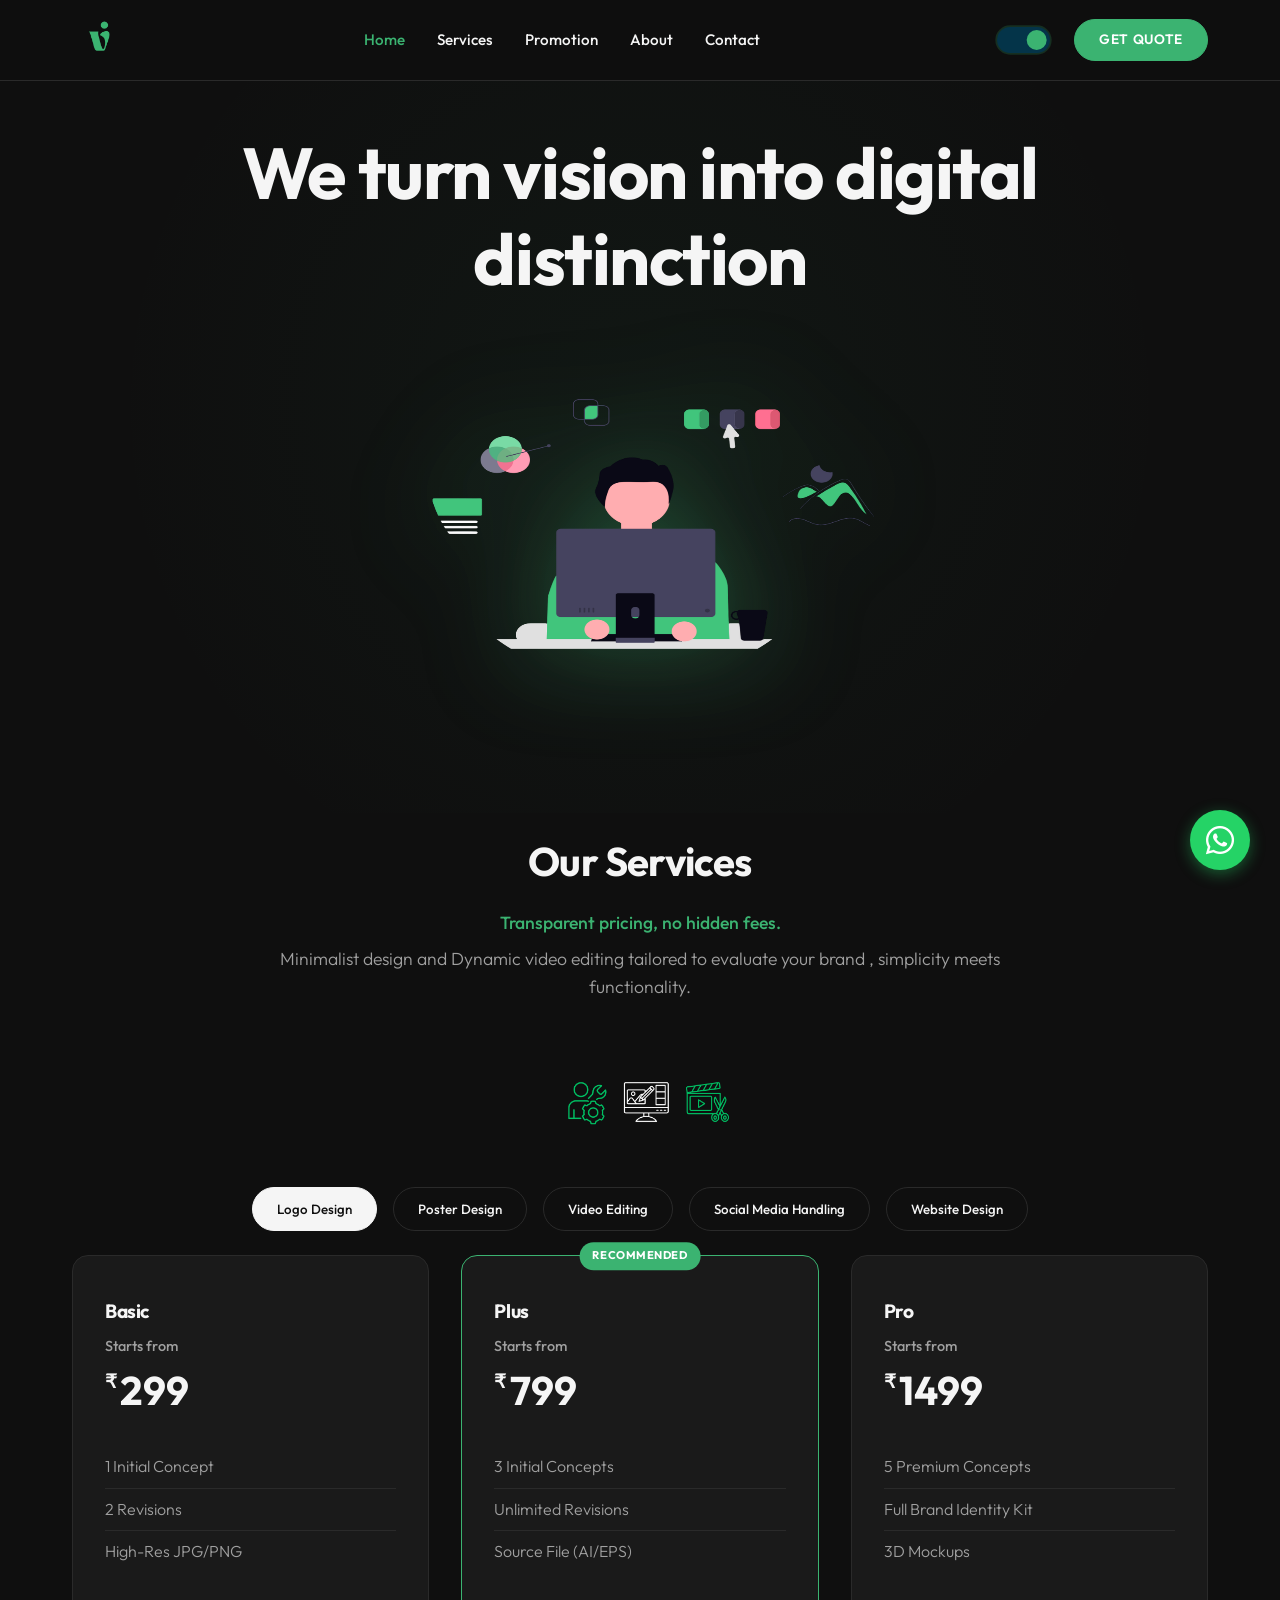
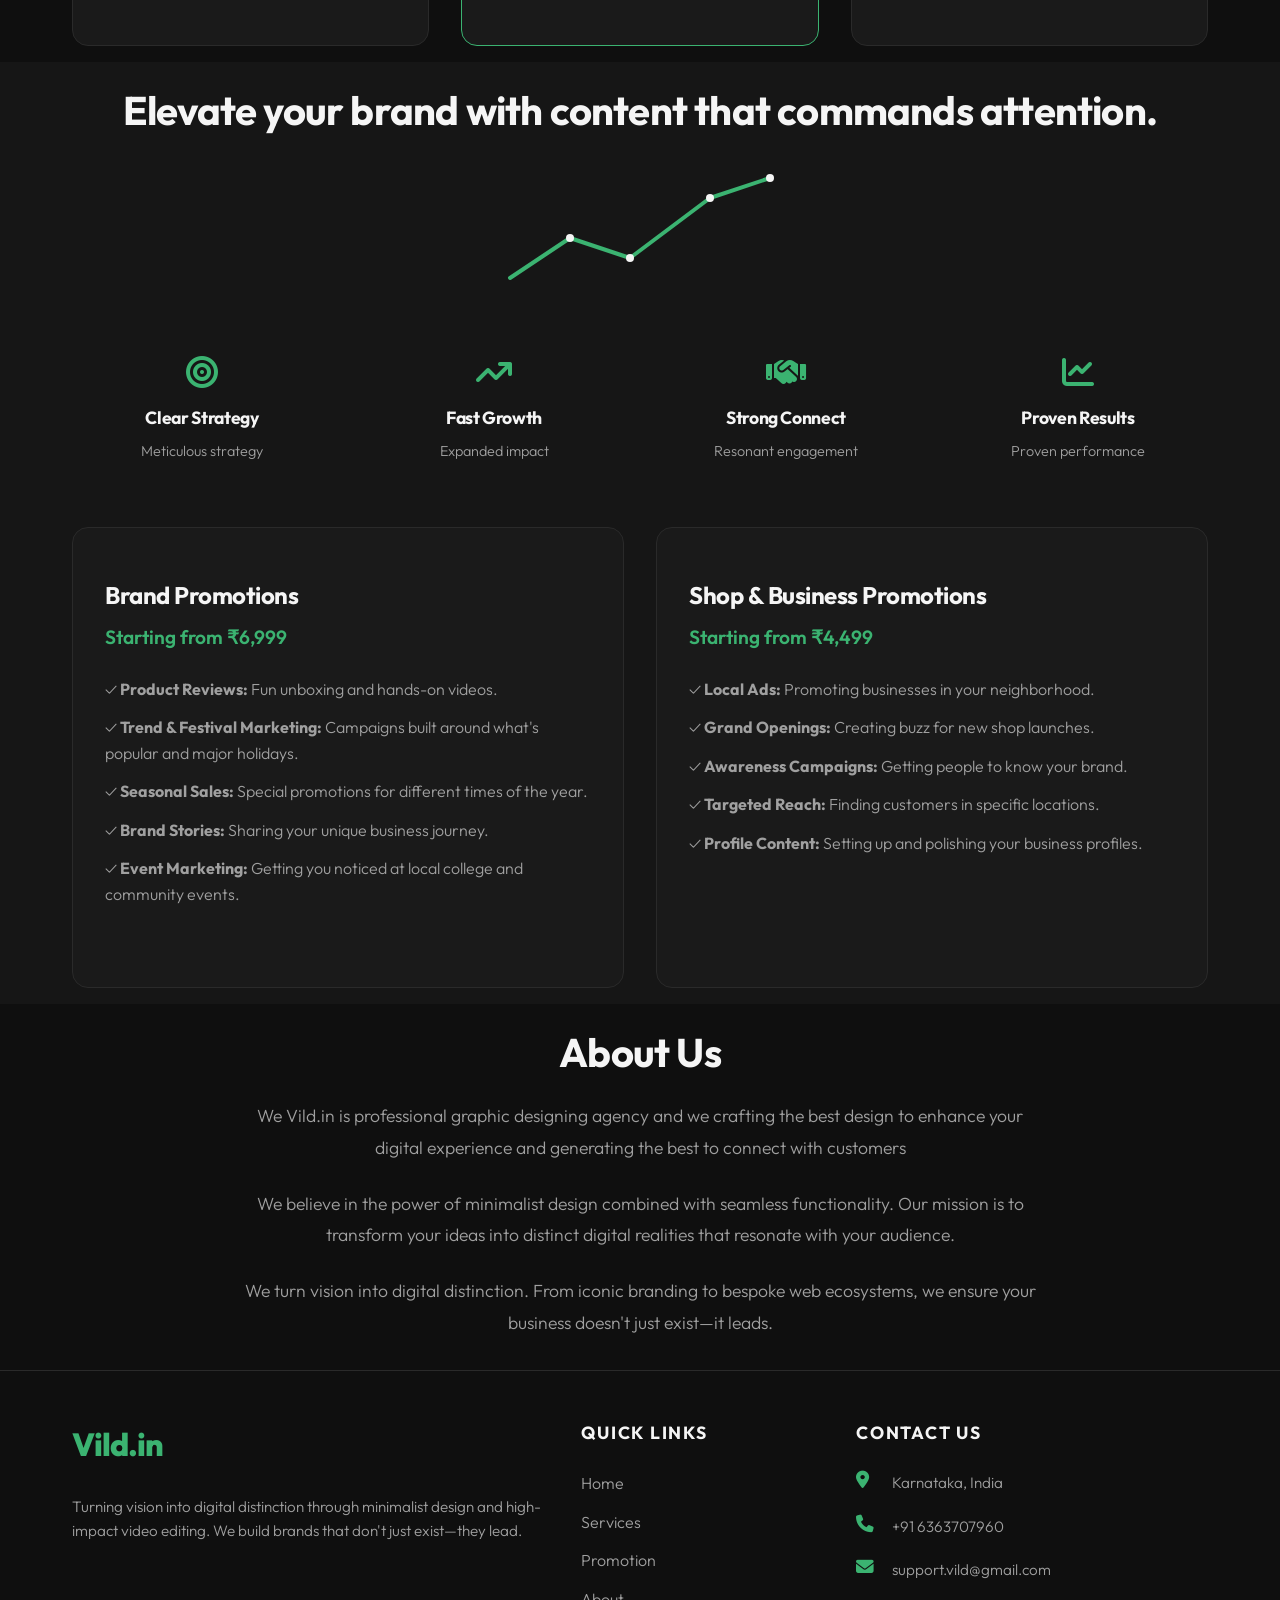
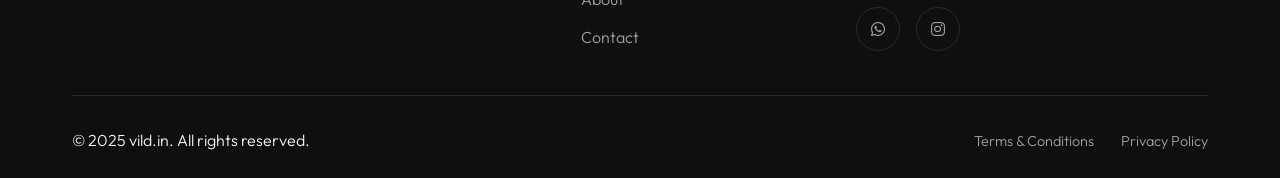
<file: index.html>
<!DOCTYPE html>
<html lang="en" data-theme="dark">
<head>
    <meta charset="UTF-8">
    <meta name="viewport" content="width=device-width, initial-scale=1.0">
    <title>devxign.tech | Professional Freelance Design & Digital Agency</title>
    <meta name="description" content="Clean, minimal freelance agency transforming vision into digital distinction. Premium Logo Design, Poster Design, Video Editing, and Website Development starting from ₹299.">
    
    <!-- Preconnect & DNS-Prefetch for Speed -->
    <link rel="preconnect" href="https://fonts.googleapis.com">
    <link rel="preconnect" href="https://fonts.gstatic.com" crossorigin>
    <link rel="preconnect" href="https://cdnjs.cloudflare.com">
    <link rel="dns-prefetch" href="https://fonts.googleapis.com">
    <link rel="dns-prefetch" href="https://cdnjs.cloudflare.com">

    <!-- Preload Hero Illustration (LCP Optimization) -->
    <link rel="preload" href="home page icon.png" as="image">

    <!-- SEO & Metadata Tags -->
    <link rel="canonical" href="https://devxign.tech/">
    <meta name="robots" content="index, follow">
    
    <!-- Open Graph (Facebook / LinkedIn) -->
    <meta property="og:type" content="website">
    <meta property="og:title" content="devxign.tech | Professional Freelance Design & Digital Agency">
    <meta property="og:description" content="Clean, minimal freelance agency transforming vision into digital distinction. Premium Logo Design, Poster Design, Video Editing, and Website Development starting from ₹299.">
    <meta property="og:image" content="https://devxign.tech/home%20page%20icon.png">
    <meta property="og:url" content="https://devxign.tech/">
    <meta property="og:site_name" content="devxign.tech">

    <!-- Twitter Card -->
    <meta name="twitter:card" content="summary_large_image">
    <meta name="twitter:title" content="devxign.tech | Professional Freelance Design & Digital Agency">
    <meta name="twitter:description" content="Clean, minimal freelance agency transforming vision into digital distinction. Premium Logo Design, Poster Design, Video Editing, and Website Development starting from ₹299.">
    <meta name="twitter:image" content="https://devxign.tech/home%20page%20icon.png">

    <!-- Structured Data (JSON-LD) LocalBusiness -->
    <script type="application/ld+json">
    {
      "@context": "https://schema.org",
      "@type": "LocalBusiness",
      "name": "devxign.tech",
      "image": "https://devxign.tech/Company%20logo.jpeg",
      "@id": "https://devxign.tech/#localbusiness",
      "url": "https://devxign.tech/",
      "telephone": "+916363707960",
      "priceRange": "₹299 - ₹6999",
      "address": {
        "@type": "PostalAddress",
        "streetAddress": "Bengaluru, Karnataka, India",
        "addressLocality": "Bengaluru",
        "addressRegion": "KA",
        "postalCode": "560001",
        "addressCountry": "IN"
      },
      "geo": {
        "@type": "GeoCoordinates",
        "latitude": 12.9716,
        "longitude": 77.5946
      },
      "openingHoursSpecification": {
        "@type": "OpeningHoursSpecification",
        "dayOfWeek": [
          "Monday",
          "Tuesday",
          "Wednesday",
          "Thursday",
          "Friday",
          "Saturday",
          "Sunday"
        ],
        "opens": "09:00",
        "closes": "21:00"
      },
      "sameAs": [
        "https://www.instagram.com/devxign/",
        "https://wa.me/916363707960"
      ]
    }
    </script>

    <link rel="stylesheet" href="styles.css?v=1.3">
    <!-- Font Awesome -->
    <link rel="stylesheet" href="https://cdnjs.cloudflare.com/ajax/libs/font-awesome/6.4.0/css/all.min.css">
    <!-- Outfit Font for clean geometric look -->
    <link href="https://fonts.googleapis.com/css2?family=Outfit:wght@300;400;500;600;700;800&display=swap" rel="stylesheet">
</head>
<body>
    <a href="#main-content" class="skip-link">Skip to main content</a>
    <header class="navbar">
        <nav class="container">
            <a href="#home" class="logo"><img src="Company logo.jpeg" alt="devxign.tech - Professional Graphic Design, Logo Design, and Video Editing Agency Logo" width="55" height="55"></a>
            <ul class="nav-links">
                <li><a href="#home" class="active">Home</a></li>
                <li><a href="#services">Services</a></li>
                <li><a href="#promotion">Promotion</a></li>
                <li><a href="#about">About</a></li>
                <li><a href="contact.html">Contact</a></li>
            </ul>
            <div class="nav-actions">
                <label for="theme-toggle" class="theme">
                    <span class="theme__toggle-wrap">
                        <input id="theme-toggle" class="theme__toggle" type="checkbox" role="switch" name="theme" value="dark" checked>
                        <span class="theme__fill"></span>
                        <span class="theme__icon">
                            <span class="theme__icon-part"></span>
                            <span class="theme__icon-part"></span>
                            <span class="theme__icon-part"></span>
                            <span class="theme__icon-part"></span>
                            <span class="theme__icon-part"></span>
                            <span class="theme__icon-part"></span>
                            <span class="theme__icon-part"></span>
                            <span class="theme__icon-part"></span>
                            <span class="theme__icon-part"></span>
                        </span>
                    </span>
                </label>
                <a href="contact.html" class="btn btn-primary btn-pill desktop-only">GET QUOTE</a>
                <button class="mobile-menu-btn" aria-label="Menu">⋯</button>
            </div>
        </nav>
        <!-- Mobile Dropdown Menu -->
        <div class="mobile-dropdown">
            <ul class="mobile-links">
                <li><a href="#home">Home</a></li>
                <li><a href="#services">Services</a></li>
                <li><a href="#promotion">Promotion</a></li>
                <li><a href="#about">About</a></li>
                <li><a href="contact.html">Contact</a></li>
                <li><a href="contact.html" class="btn btn-primary btn-pill mobile-quote-btn">GET QUOTE</a></li>
            </ul>
        </div>
    </header>

    <main id="main-content">
        <!-- HOME SECTION -->
        <section id="home" class="section hero section-scroll">
            <div class="container hero-content">
                <h1 class="hero-title fade-in-up">We turn vision into digital distinction</h1>
                <div class="hero-illustration">
                    <img src="home page icon.png" alt="devxign.tech Freelance Agency Custom Artwork showing design and coding vision" class="hero-icon-img laptop-float" width="550" height="550">
                </div>
            </div>
        </section>

        <!-- SERVICES SECTION -->
        <section id="services" class="section services section-scroll">
            <div class="container">
                <div class="section-header">
                    <h2>Our Services</h2>
                    <p style="color: var(--accent-color); font-weight: 500;">Transparent pricing, no hidden fees.</p>
                    <p style="margin-top: 0.5rem; max-width: 800px; margin-left: auto; margin-right: auto;">Minimalist design and Dynamic video editing tailored to evaluate your brand , simplicity meets functionality.</p>
                </div>
                
                <div class="services-illustration">
                    <img src="home page icons.png" alt="devxign.tech Services Icons showing Logo Design, Video Editing, and Website Development tools" class="services-icon-img tools-float dark-only" loading="lazy" width="450" height="450">
                    <img src="home page icons black.png" alt="devxign.tech Services Icons showing Design and Coding tools - Light Mode" class="services-icon-img tools-float light-only" loading="lazy" width="450" height="450">
                </div>

                <div class="tabs">
                    <button class="tab-btn active" data-target="logo-design">Logo Design</button>
                    <button class="tab-btn" data-target="poster-design">Poster Design</button>
                    <button class="tab-btn" data-target="video-editing">Video Editing</button>
                    <button class="tab-btn" data-target="social-media">Social Media Handling</button>
                    <button class="tab-btn" data-target="website-design">Website Design</button>
                </div>

                <!-- Logo Design -->
                <div id="logo-design" class="pricing-grid active">
                    <div class="pricing-card">
                        <h3 class="plan-name">Basic</h3>
                        <div class="price-start">Starts from</div>
                        <div class="plan-price"><span>₹</span>299</div>
                        <ul class="plan-features">
                            <li>1 Initial Concept</li>
                            <li>2 Revisions</li>
                            <li>High-Res JPG/PNG</li>
                        </ul>
                    </div>
                    <div class="pricing-card pro">
                        <h3 class="plan-name">Plus</h3>
                        <div class="price-start">Starts from</div>
                        <div class="plan-price"><span>₹</span>799</div>
                        <ul class="plan-features">
                            <li>3 Initial Concepts</li>
                            <li>Unlimited Revisions</li>
                            <li>Source File (AI/EPS)</li>
                        </ul>
                    </div>
                    <div class="pricing-card">
                        <h3 class="plan-name">Pro</h3>
                        <div class="price-start">Starts from</div>
                        <div class="plan-price"><span>₹</span>1499</div>
                        <ul class="plan-features">
                            <li>5 Premium Concepts</li>
                            <li>Full Brand Identity Kit</li>
                            <li>3D Mockups</li>
                        </ul>
                    </div>
                </div>

                <!-- Poster Design -->
                <div id="poster-design" class="pricing-grid">
                    <div class="pricing-card">
                        <h3 class="plan-name">Basic</h3>
                        <div class="price-start">Starts from</div>
                        <div class="plan-price"><span>₹</span>299</div>
                        <ul class="plan-features">
                            <li>Standard Poster Design</li>
                            <li>1 Revision</li>
                            <li>Print-Ready PDF</li>
                        </ul>
                    </div>
                    <div class="pricing-card pro">
                        <h3 class="plan-name">Plus</h3>
                        <div class="price-start">Starts from</div>
                        <div class="plan-price"><span>₹</span>699</div>
                        <ul class="plan-features">
                            <li>Premium Poster Design</li>
                            <li>3 Revisions</li>
                            <li>Social Media Kit</li>
                        </ul>
                    </div>
                    <div class="pricing-card">
                        <h3 class="plan-name">Pro</h3>
                        <div class="price-start">Starts from</div>
                        <div class="plan-price"><span>₹</span>1199</div>
                        <ul class="plan-features">
                            <li>Campaign Series</li>
                            <li>Unlimited Revisions</li>
                            <li>Source Files</li>
                        </ul>
                    </div>

                    <!-- Special Boxes -->
                    <div class="special-boxes-container">
                        <h3 class="special-heading">Visual Statements: High-Impact Print & Digital Posters</h3>
                        <div class="special-boxes">
                            <div class="special-box">
                                <h4>Event Posters</h4>
                                <p class="price-range">₹999 – ₹2,099 per poster</p>
                                <ul>
                                    <li>✓ <strong>Great for Any Event:</strong> Perfect for programs, parties, and big launches.</li>
                                    <li>✓ <strong>Custom Designs:</strong> Made to match your specific theme perfectly.</li>
                                </ul>
                            </div>
                            <div class="special-box">
                                <h4>Political Posters</h4>
                                <p class="price-range">₹1,299 – ₹2,299 per poster</p>
                                <ul>
                                    <li>✓ <strong>Goal-Driven Design:</strong> Built specifically to help your campaign succeed.</li>
                                    <li>✓ <strong>Bold Visuals:</strong> Uses eye-catching text and images that grab attention.</li>
                                </ul>
                            </div>
                            <div class="special-box">
                                <h4>Product Launch Posters</h4>
                                <p class="price-range">₹1,499 – ₹2,599 per poster</p>
                                <ul>
                                    <li>✓ <strong>Brand-Focused Design:</strong> Matches your company's style and look.</li>
                                    <li>✓ <strong>Shows Off Your Product:</strong> Puts your product's best features front and center.</li>
                                </ul>
                            </div>
                            <div class="special-box">
                                <h4>Festival Posters</h4>
                                <p class="price-range">₹399 – ₹999 per poster</p>
                                <ul>
                                    <li>✓ <strong>Holiday Colors & Themes:</strong> Uses fun, festive designs.</li>
                                    <li>✓ <strong>Perfect for Seasonal Sales:</strong> Great for holiday and limited-time promotions.</li>
                                </ul>
                            </div>
                        </div>
                    </div>
                </div>

                <!-- Video Editing -->
                <div id="video-editing" class="pricing-grid">
                    <div class="pricing-card">
                        <h3 class="plan-name">Basic</h3>
                        <div class="price-start">Starts from</div>
                        <div class="plan-price"><span>₹</span>499</div>
                        <ul class="plan-features">
                            <li>Up to 60s Video</li>
                            <li>Basic Color Correction</li>
                            <li>Background Music</li>
                        </ul>
                    </div>
                    <div class="pricing-card pro">
                        <h3 class="plan-name">Plus</h3>
                        <div class="price-start">Starts from</div>
                        <div class="plan-price"><span>₹</span>999</div>
                        <ul class="plan-features">
                            <li>Up to 5 Min Video</li>
                            <li>Simple Motion Graphics</li>
                            <li>Captions/Subtitles</li>
                        </ul>
                    </div>
                    <div class="pricing-card">
                        <h3 class="plan-name">Pro</h3>
                        <div class="price-start">Starts from</div>
                        <div class="plan-price"><span>₹</span>1499</div>
                        <ul class="plan-features">
                            <li>Up to 15 Min Video</li>
                            <li>Premium Transitions</li>
                            <li>Advanced Audio Mixing</li>
                        </ul>
                    </div>
                </div>

                <!-- Social Media Handling -->
                <div id="social-media" class="pricing-grid">
                    <div class="pricing-card">
                        <h3 class="plan-name">Basic</h3>
                        <div class="price-start">Starts from</div>
                        <div class="plan-price"><span>₹</span>2999</div>
                        <ul class="plan-features">
                            <li>1 Platform Management</li>
                            <li>8 Posts / Month</li>
                            <li>Basic Engagement</li>
                        </ul>
                    </div>
                    <div class="pricing-card pro">
                        <h3 class="plan-name">Plus</h3>
                        <div class="price-start">Starts from</div>
                        <div class="plan-price"><span>₹</span>5999</div>
                        <ul class="plan-features">
                            <li>2 Platforms Management</li>
                            <li>15 Posts / Month</li>
                            <li>Content Strategy Planning</li>
                        </ul>
                    </div>
                    <div class="pricing-card">
                        <h3 class="plan-name">Pro</h3>
                        <div class="price-start">Starts from</div>
                        <div class="plan-price"><span>₹</span>9999</div>
                        <ul class="plan-features">
                            <li>Multi-Platform Management</li>
                            <li>Daily Posts + Reels</li>
                            <li>Full Account Management</li>
                        </ul>
                    </div>
                </div>

                <!-- Website Design -->
                <div id="website-design" class="pricing-grid">
                    <div class="pricing-card">
                        <h3 class="plan-name">Basic</h3>
                        <div class="price-start">Starts from</div>
                        <div class="plan-price"><span>₹</span>4999</div>
                        <ul class="plan-features">
                            <li>1 Page Landing Site</li>
                            <li>Responsive Design</li>
                            <li>Basic Contact Form</li>
                        </ul>
                    </div>
                    <div class="pricing-card pro">
                        <h3 class="plan-name">Plus</h3>
                        <div class="price-start">Starts from</div>
                        <div class="plan-price"><span>₹</span>9999</div>
                        <ul class="plan-features">
                            <li>Up to 5 Pages Website</li>
                            <li>Custom UI/UX</li>
                            <li>SEO Optimized Structure</li>
                        </ul>
                    </div>
                    <div class="pricing-card">
                        <h3 class="plan-name">Pro</h3>
                        <div class="price-start">Starts from</div>
                        <div class="plan-price"><span>₹</span>19999</div>
                        <ul class="plan-features">
                            <li>Full Web Application</li>
                            <li>CMS Integration</li>
                            <li>Premium Animations</li>
                        </ul>
                    </div>
                </div>
            </div>
        </section>

        <!-- PROMOTION SECTION -->
        <section id="promotion" class="section promotion section-scroll">
            <div class="container">
                <div class="section-header">
                    <h2>Elevate your brand with content that commands attention.</h2>
                </div>
                
                <div class="promotion-illustration">
                    <svg viewBox="0 0 300 150" class="anim-svg">
                        <g class="graph-float">
                            <!-- Growth Graph -->
                            <path d="M 20 120 L 80 80 L 140 100 L 220 40 L 280 20" fill="none" stroke="var(--accent-color)" stroke-width="4" stroke-linecap="round" stroke-linejoin="round"/>
                            <circle cx="80" cy="80" r="4" fill="var(--text-main)" />
                            <circle cx="140" cy="100" r="4" fill="var(--text-main)" />
                            <circle cx="220" cy="40" r="4" fill="var(--text-main)" />
                            <circle cx="280" cy="20" r="4" fill="var(--text-main)" />
                        </g>
                    </svg>
                </div>

                <div class="features-row">
                    <div class="feature-icon-box">
                        <i class="fa-solid fa-bullseye"></i>
                        <h4>Clear Strategy</h4>
                        <p>Meticulous strategy</p>
                    </div>
                    <div class="feature-icon-box">
                        <i class="fa-solid fa-arrow-trend-up"></i>
                        <h4>Fast Growth</h4>
                        <p>Expanded impact</p>
                    </div>
                    <div class="feature-icon-box">
                        <i class="fa-solid fa-handshake"></i>
                        <h4>Strong Connect</h4>
                        <p>Resonant engagement</p>
                    </div>
                    <div class="feature-icon-box">
                        <i class="fa-solid fa-chart-line"></i>
                        <h4>Proven Results</h4>
                        <p>Proven performance</p>
                    </div>
                </div>

                <div class="promo-cards-row">
                    <div class="promo-card">
                        <h3>Brand Promotions</h3>
                        <p class="promo-price">Starting from ₹6,999</p>
                        <ul>
                            <li>✓ <strong>Product Reviews:</strong> Fun unboxing and hands-on videos.</li>
                            <li>✓ <strong>Trend & Festival Marketing:</strong> Campaigns built around what's popular and major holidays.</li>
                            <li>✓ <strong>Seasonal Sales:</strong> Special promotions for different times of the year.</li>
                            <li>✓ <strong>Brand Stories:</strong> Sharing your unique business journey.</li>
                            <li>✓ <strong>Event Marketing:</strong> Getting you noticed at local college and community events.</li>
                        </ul>

                    </div>
                    <div class="promo-card">
                        <h3>Shop & Business Promotions</h3>
                        <p class="promo-price">Starting from ₹4,499</p>
                        <ul>
                            <li>✓ <strong>Local Ads:</strong> Promoting businesses in your neighborhood.</li>
                            <li>✓ <strong>Grand Openings:</strong> Creating buzz for new shop launches.</li>
                            <li>✓ <strong>Awareness Campaigns:</strong> Getting people to know your brand.</li>
                            <li>✓ <strong>Targeted Reach:</strong> Finding customers in specific locations.</li>
                            <li>✓ <strong>Profile Content:</strong> Setting up and polishing your business profiles.</li>
                        </ul>

                    </div>
                </div>
            </div>
        </section>

        <!-- ABOUT SECTION -->
        <section id="about" class="section about section-scroll">
            <div class="container">
                <div class="section-header">
                    <h2>About Us</h2>
                    <div class="about-text" style="max-width: 800px; margin: 0 auto; font-size: 1.1rem; line-height: 1.8; color: var(--text-muted);">
                        <p style="margin-bottom: 1.5rem;">
                            We Vild.in is professional graphic designing agency and we crafting the best design to enhance your digital experience and generating the best to connect with customers
                        </p>
                        <p style="margin-bottom: 1.5rem;">
                            We believe in the power of minimalist design combined with seamless functionality. Our mission is to transform your ideas into distinct digital realities that resonate with your audience.
                        </p>
                        <p>
                            We turn vision into digital distinction. From iconic branding to bespoke web ecosystems, we ensure your business doesn't just exist—it leads.
                        </p>
                    </div>
                </div>
            </div>
        </section>

        </section>
    </main>

    <footer>
        <div class="container">
            <div class="footer-grid">
                <div class="footer-col">
                    <div class="footer-logo" style="margin-bottom: 1.5rem;">
                        <span style="font-size: 2rem; font-weight: 800; color: var(--accent-color); letter-spacing: -1px;">Vild.in</span>
                    </div>
                    <p>Turning vision into digital distinction through minimalist design and high-impact video editing. We build brands that don't just exist—they lead.</p>
                </div>
                <div class="footer-col">
                    <h4>Quick Links</h4>
                    <ul class="footer-links">
                        <li><a href="#home">Home</a></li>
                        <li><a href="#services">Services</a></li>
                        <li><a href="#promotion">Promotion</a></li>
                        <li><a href="#about">About</a></li>
                        <li><a href="contact.html">Contact</a></li>
                    </ul>
                </div>

                <div class="footer-col">
                    <h4>Contact Us</h4>
                    <div class="footer-contact-item">
                        <i class="fa-solid fa-location-dot"></i>
                        <span>Karnataka, India</span>
                    </div>
                    <div class="footer-contact-item">
                        <i class="fa-solid fa-phone"></i>
                        <span>+91 6363707960</span>
                    </div>
                    <div class="footer-contact-item">
                        <i class="fa-solid fa-envelope"></i>
                        <span>support.vild@gmail.com</span>
                    </div>
                    <div class="footer-social" style="margin-top: 1.5rem; justify-content: flex-start;">
                        <a href="https://wa.me/916363707960" target="_blank" aria-label="Chat with Vild.in on WhatsApp"><i class="fa-brands fa-whatsapp"></i></a>
                        <a href="https://www.instagram.com/vild_in/" target="_blank" aria-label="Follow Vild.in on Instagram"><i class="fa-brands fa-instagram"></i></a>
                    </div>
                </div>
            </div>
            <div class="footer-bottom">
                <p>&copy; 2025 vild.in. All rights reserved.</p>
                <div class="footer-legal-bottom">
                    <a href="terms.html" style="color: var(--text-muted); font-size: 0.9rem; margin-right: 1.5rem;">Terms & Conditions</a>
                    <a href="privacy.html" style="color: var(--text-muted); font-size: 0.9rem;">Privacy Policy</a>
                </div>
            </div>
        </div>
    </footer>
    <!-- Floating WhatsApp Button -->
    <a href="https://wa.me/916363707960" class="floating-wa" target="_blank" aria-label="Chat on WhatsApp">
        <i class="fa-brands fa-whatsapp"></i>
    </a>

    <div id="offer-popup" class="popup-overlay">
        <div class="popup-content">
            <button class="popup-close" id="close-popup" aria-label="Close Special Offer popup"><i class="fa-solid fa-xmark"></i></button>
            <div class="popup-header">
                <i class="fa-solid fa-gift"></i>
                <h3>Special Offer!</h3>
            </div>
            <p>To celebrate our journey, we’re offering <strong>15% off</strong> for all design and editing services. Let’s build something iconic together.</p>
        </div>
    </div>

    <script src="script.js?v=1.1"></script>
</body>
</html>
</file>
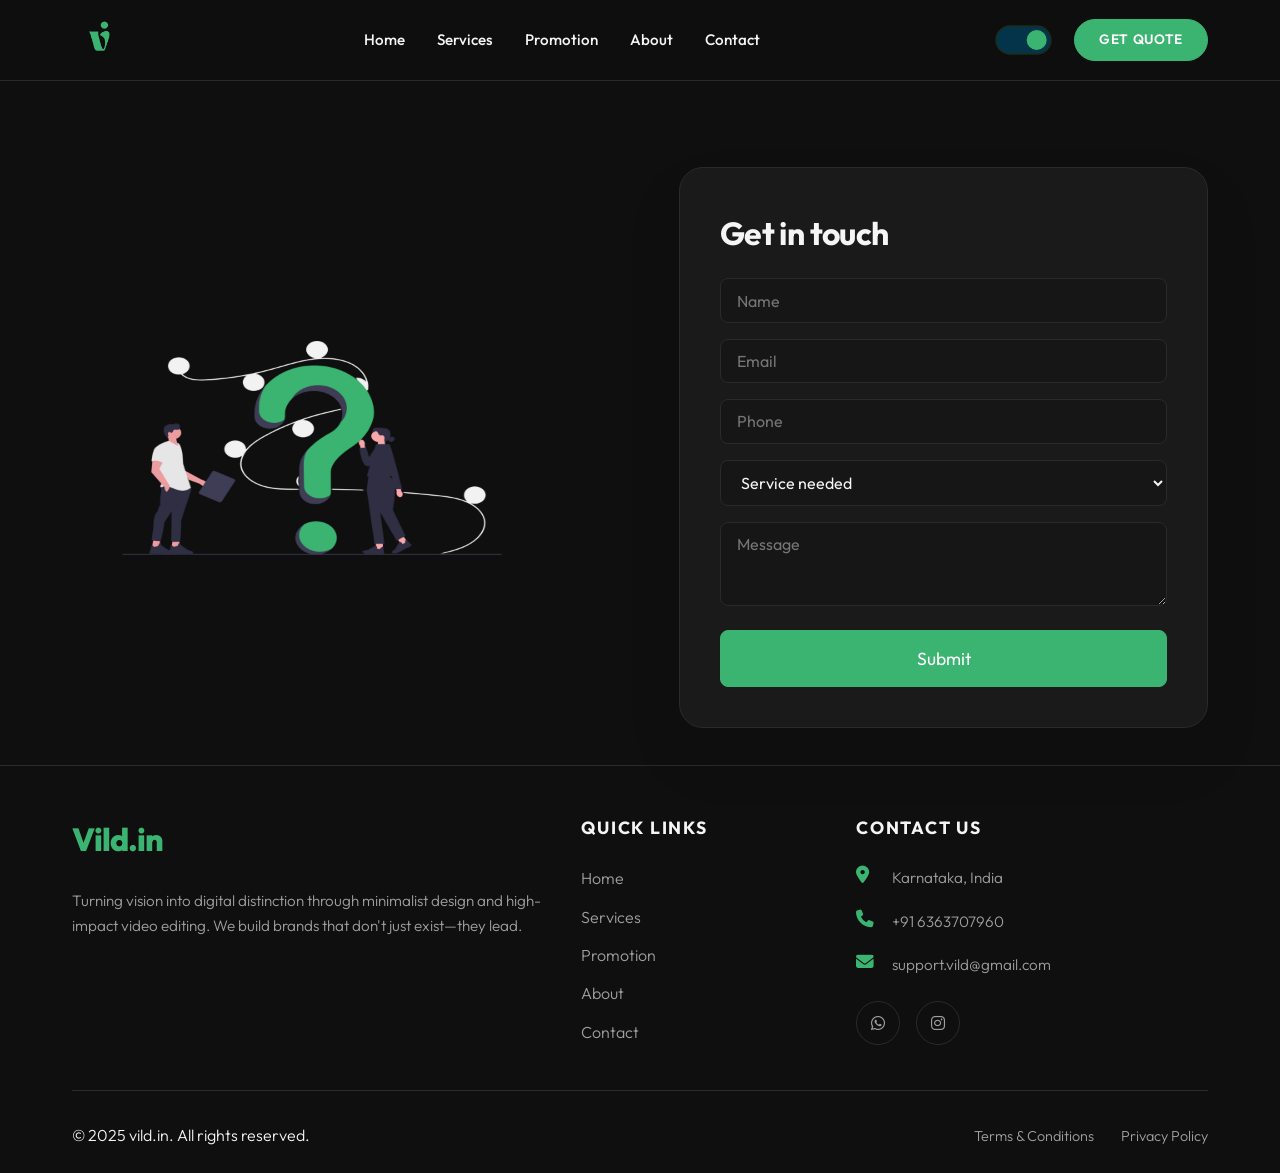
<file: contact.html>
<!DOCTYPE html>
<html lang="en" data-theme="dark">
<head>
    <meta charset="UTF-8">
    <meta name="viewport" content="width=device-width, initial-scale=1.0">
    <title>Contact devxign.tech | Professional Design & Digital Agency</title>
    <meta name="description" content="Get in touch with devxign.tech to receive a custom quote for your logo design, poster design, video editing, or website project.">
    
    <!-- SEO & Metadata Tags -->
    <link rel="canonical" href="https://devxign.tech/contact.html">
    <meta name="robots" content="index, follow">
    
    <!-- Open Graph (Facebook / LinkedIn) -->
    <meta property="og:type" content="website">
    <meta property="og:title" content="Contact devxign.tech | Professional Design & Digital Agency">
    <meta property="og:description" content="Get in touch with devxign.tech to receive a custom quote for your logo design, poster design, video editing, or website project.">
    <meta property="og:image" content="https://devxign.tech/contact%20icon.png">
    <meta property="og:url" content="https://devxign.tech/contact.html">
    <meta property="og:site_name" content="devxign.tech">

    <!-- Twitter Card -->
    <meta name="twitter:card" content="summary_large_image">
    <meta name="twitter:title" content="Contact devxign.tech | Professional Design & Digital Agency">
    <meta name="twitter:description" content="Get in touch with devxign.tech to receive a custom quote for your logo design, poster design, video editing, or website project.">
    <meta name="twitter:image" content="https://devxign.tech/contact%20icon.png">

    <!-- Preconnect & DNS-Prefetch for Speed -->
    <link rel="preconnect" href="https://fonts.googleapis.com">
    <link rel="preconnect" href="https://fonts.gstatic.com" crossorigin>
    <link rel="preconnect" href="https://cdnjs.cloudflare.com">
    <link rel="dns-prefetch" href="https://fonts.googleapis.com">
    <link rel="dns-prefetch" href="https://cdnjs.cloudflare.com">

    <link rel="stylesheet" href="styles.css?v=1.3">
    <!-- Font Awesome -->
    <link rel="stylesheet" href="https://cdnjs.cloudflare.com/ajax/libs/font-awesome/6.4.0/css/all.min.css">
    <!-- Outfit Font -->
    <link href="https://fonts.googleapis.com/css2?family=Outfit:wght@300;400;500;600;700;800&display=swap" rel="stylesheet">
</head>
<body>
    <a href="#main-content" class="skip-link">Skip to main content</a>
    <header class="navbar">
        <nav class="container">
            <a href="index.html" class="logo"><img src="Company logo.jpeg" alt="devxign.tech - Professional Graphic Design, Logo Design, and Video Editing Agency Logo" width="55" height="55"></a>
            <ul class="nav-links">
                <li><a href="index.html#home">Home</a></li>
                <li><a href="index.html#services">Services</a></li>
                <li><a href="index.html#promotion">Promotion</a></li>
                <li><a href="index.html#about">About</a></li>
                <li><a href="contact.html" class="active">Contact</a></li>
            </ul>
            <div class="nav-actions">
                <label for="theme-toggle" class="theme">
                    <span class="theme__toggle-wrap">
                        <input id="theme-toggle" class="theme__toggle" type="checkbox" role="switch" name="theme" value="dark" checked>
                        <span class="theme__fill"></span>
                        <span class="theme__icon">
                            <span class="theme__icon-part"></span>
                            <span class="theme__icon-part"></span>
                            <span class="theme__icon-part"></span>
                            <span class="theme__icon-part"></span>
                            <span class="theme__icon-part"></span>
                            <span class="theme__icon-part"></span>
                            <span class="theme__icon-part"></span>
                            <span class="theme__icon-part"></span>
                            <span class="theme__icon-part"></span>
                        </span>
                    </span>
                </label>
                <a href="contact.html" class="btn btn-primary btn-pill desktop-only">GET QUOTE</a>
                <button class="mobile-menu-btn" aria-label="Menu">⋯</button>
            </div>
        </nav>
        <div class="mobile-dropdown">
            <ul class="mobile-links">
                <li><a href="index.html#home">Home</a></li>
                <li><a href="index.html#services">Services</a></li>
                <li><a href="index.html#promotion">Promotion</a></li>
                <li><a href="index.html#about">About</a></li>
                <li><a href="contact.html">Contact</a></li>
                <li><a href="contact.html" class="btn btn-primary btn-pill mobile-quote-btn">GET QUOTE</a></li>
            </ul>
        </div>
    </header>

    <main id="main-content" style="padding-top: 130px; min-height: 85vh; display: flex; flex-direction: column; align-items: center; justify-content: center; width: 100%;">
        <section id="contact" class="section contact">
            <div class="container contact-container">
                <div class="contact-left">
                    <img src="contact icon.png" alt="Contact devxign.tech - Freelance Logo Design, Poster Design, Video Editing, and Website Development Quote Form Illustration" class="contact-icon-img desk-float" loading="lazy" width="450" height="450">
                </div>
                <div class="contact-right">
                    <form class="contact-form" id="contact-form" name="google-sheet-form">
                        <h2>Get in touch</h2>
                        <div class="form-group">
                            <input type="text" name="Name" placeholder="Name" aria-label="Your Full Name" required>
                        </div>
                        <div class="form-group">
                            <input type="email" name="Email" placeholder="Email" aria-label="Your Email Address">
                        </div>
                        <div class="form-group">
                            <input type="tel" name="Phone" placeholder="Phone" aria-label="Your Phone Number" required>
                        </div>
                        <div class="form-group">
                            <select name="Service" aria-label="Select the service you need" required>
                                <option value="" disabled selected>Service needed</option>
                                <option value="Logo Design">Logo Design</option>
                                <option value="Poster Design">Poster Design</option>
                                <option value="Video Editing">Video Editing</option>
                                <option value="Social Media">Social Media Handling</option>
                                <option value="Website Design">Website Design</option>
                                <option value="Promotions">Promotions</option>
                                <option value="Other">Other</option>
                            </select>
                        </div>
                        <div class="form-group">
                            <textarea name="Message" placeholder="Message" aria-label="Your Message Details" rows="3"></textarea>
                        </div>
                        <button type="submit" class="btn btn-primary submit-btn">Submit</button>
                    </form>
                </div>
            </div>
        </section>
    </main>

    <footer>
        <div class="container">
            <div class="footer-grid">
                <div class="footer-col">
                    <div class="footer-logo" style="margin-bottom: 1.5rem;">
                        <span style="font-size: 2rem; font-weight: 800; color: var(--accent-color); letter-spacing: -1px;">Vild.in</span>
                    </div>
                    <p>Turning vision into digital distinction through minimalist design and high-impact video editing. We build brands that don't just exist—they lead.</p>
                </div>
                <div class="footer-col">
                    <h4>Quick Links</h4>
                    <ul class="footer-links">
                        <li><a href="index.html#home">Home</a></li>
                        <li><a href="index.html#services">Services</a></li>
                        <li><a href="index.html#promotion">Promotion</a></li>
                        <li><a href="index.html#about">About</a></li>
                        <li><a href="contact.html">Contact</a></li>
                    </ul>
                </div>

                <div class="footer-col">
                    <h4>Contact Us</h4>
                    <div class="footer-contact-item">
                        <i class="fa-solid fa-location-dot"></i>
                        <span>Karnataka, India</span>
                    </div>
                    <div class="footer-contact-item">
                        <i class="fa-solid fa-phone"></i>
                        <span>+91 6363707960</span>
                    </div>
                    <div class="footer-contact-item">
                        <i class="fa-solid fa-envelope"></i>
                        <span>support.vild@gmail.com</span>
                    </div>
                    <div class="footer-social" style="margin-top: 1.5rem; justify-content: flex-start;">
                        <a href="https://wa.me/916363707960" target="_blank"><i class="fa-brands fa-whatsapp"></i></a>
                        <a href="https://www.instagram.com/vild_in/" target="_blank"><i class="fa-brands fa-instagram"></i></a>
                    </div>
                </div>
            </div>
            <div class="footer-bottom">
                <p>&copy; 2025 vild.in. All rights reserved.</p>
                <div class="footer-legal-bottom">
                    <a href="terms.html" style="color: var(--text-muted); font-size: 0.9rem; margin-right: 1.5rem;">Terms & Conditions</a>
                    <a href="privacy.html" style="color: var(--text-muted); font-size: 0.9rem;">Privacy Policy</a>
                </div>
            </div>
        </div>
    </footer>

    <script src="script.js?v=1.1"></script>
</body>
</html>
</file>
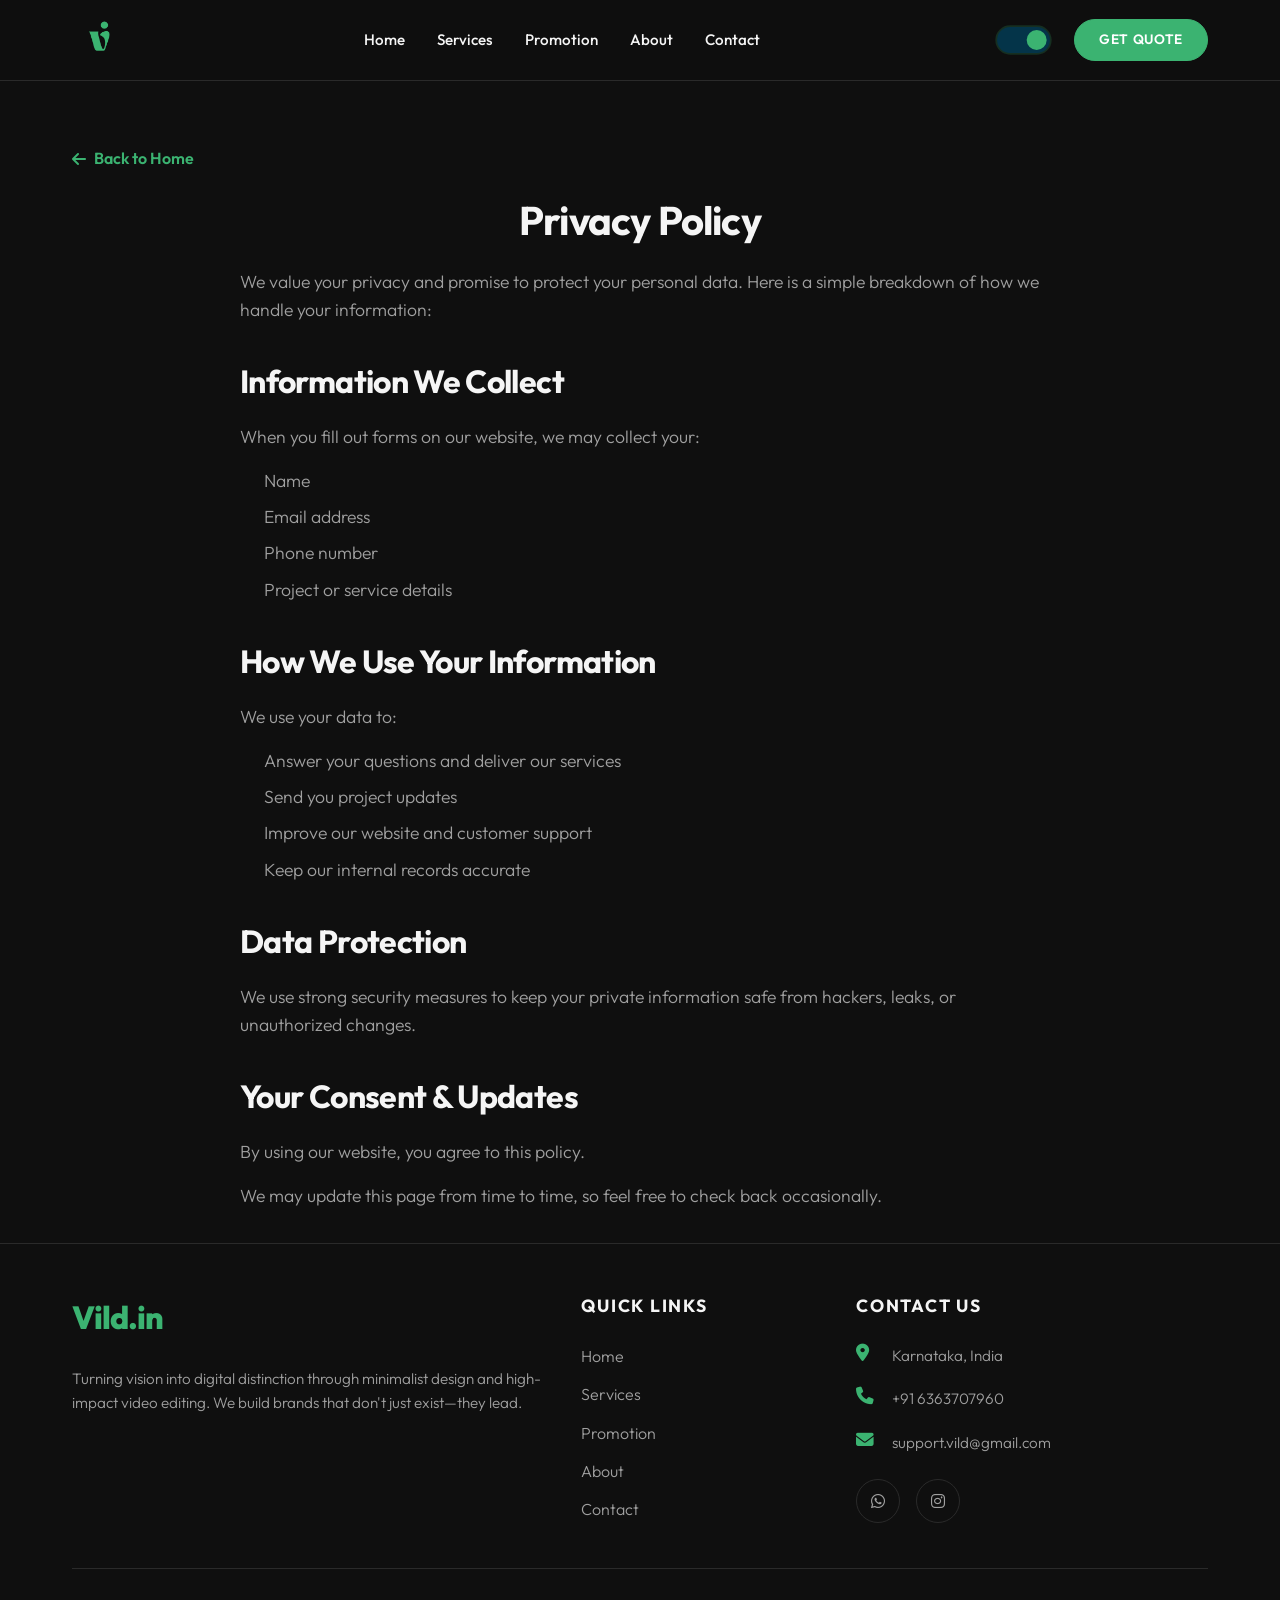
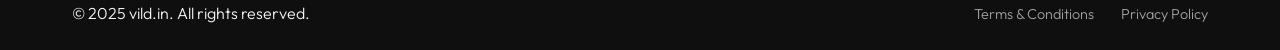
<file: privacy.html>
<!DOCTYPE html>
<html lang="en" data-theme="dark">
<head>
    <meta charset="UTF-8">
    <meta name="viewport" content="width=device-width, initial-scale=1.0">
    <title>Privacy Policy | devxign.tech</title>
    <meta name="description" content="Read the privacy policy of devxign.tech to understand how we protect and manage your personal details and submission data.">
    
    <!-- SEO & Metadata Tags -->
    <link rel="canonical" href="https://devxign.tech/privacy.html">
    <meta name="robots" content="index, follow">
    
    <!-- Open Graph (Facebook / LinkedIn) -->
    <meta property="og:type" content="website">
    <meta property="og:title" content="Privacy Policy | devxign.tech">
    <meta property="og:description" content="Read the privacy policy of devxign.tech to understand how we protect and manage your personal details and submission data.">
    <meta property="og:image" content="https://devxign.tech/Company%20logo.jpeg">
    <meta property="og:url" content="https://devxign.tech/privacy.html">
    <meta property="og:site_name" content="devxign.tech">

    <!-- Twitter Card -->
    <meta name="twitter:card" content="summary">
    <meta name="twitter:title" content="Privacy Policy | devxign.tech">
    <meta name="twitter:description" content="Read the privacy policy of devxign.tech to understand how we protect and manage your personal details and submission data.">
    <meta name="twitter:image" content="https://devxign.tech/Company%20logo.jpeg">

    <!-- Preconnect & DNS-Prefetch for Speed -->
    <link rel="preconnect" href="https://fonts.googleapis.com">
    <link rel="preconnect" href="https://fonts.gstatic.com" crossorigin>
    <link rel="preconnect" href="https://cdnjs.cloudflare.com">
    <link rel="dns-prefetch" href="https://fonts.googleapis.com">
    <link rel="dns-prefetch" href="https://cdnjs.cloudflare.com">

    <link rel="stylesheet" href="styles.css?v=1.3">
    <!-- Font Awesome -->
    <link rel="stylesheet" href="https://cdnjs.cloudflare.com/ajax/libs/font-awesome/6.4.0/css/all.min.css">
    <!-- Outfit Font -->
    <link href="https://fonts.googleapis.com/css2?family=Outfit:wght@300;400;500;600;700;800&display=swap" rel="stylesheet">
    <style>
        .privacy-content {
            max-width: 800px;
            margin: 0 auto;
        }
        .privacy-content h2 {
            font-size: 2rem;
            margin-bottom: 1rem;
            margin-top: 2rem;
        }
        .privacy-content p, .privacy-content ul {
            font-size: 1.1rem;
            color: var(--text-muted);
            line-height: 1.6;
            margin-bottom: 1rem;
        }
        .privacy-content ul {
            padding-left: 1.5rem;
        }
        .privacy-content li {
            margin-bottom: 0.5rem;
        }
    </style>
</head>
<body>
    <header class="navbar">
        <nav class="container">
            <a href="index.html" class="logo"><img src="Company logo.jpeg" alt="Company Logo"></a>
            <ul class="nav-links">
                <li><a href="index.html#home">Home</a></li>
                <li><a href="index.html#services">Services</a></li>
                <li><a href="index.html#promotion">Promotion</a></li>
                <li><a href="index.html#about">About</a></li>
                <li><a href="contact.html">Contact</a></li>
            </ul>
            <div class="nav-actions">
                <label for="theme-toggle" class="theme">
                    <span class="theme__toggle-wrap">
                        <input id="theme-toggle" class="theme__toggle" type="checkbox" role="switch" name="theme" value="dark" checked>
                        <span class="theme__fill"></span>
                        <span class="theme__icon">
                            <span class="theme__icon-part"></span>
                            <span class="theme__icon-part"></span>
                            <span class="theme__icon-part"></span>
                            <span class="theme__icon-part"></span>
                            <span class="theme__icon-part"></span>
                            <span class="theme__icon-part"></span>
                            <span class="theme__icon-part"></span>
                            <span class="theme__icon-part"></span>
                            <span class="theme__icon-part"></span>
                        </span>
                    </span>
                </label>
                <a href="contact.html" class="btn btn-primary btn-pill desktop-only">GET QUOTE</a>
                <button class="mobile-menu-btn" aria-label="Menu">⋯</button>
            </div>
        </nav>
        <div class="mobile-dropdown">
            <ul class="mobile-links">
                <li><a href="index.html#home">Home</a></li>
                <li><a href="index.html#services">Services</a></li>
                <li><a href="index.html#promotion">Promotion</a></li>
                <li><a href="index.html#about">About</a></li>
                <li><a href="contact.html">Contact</a></li>
                <li><a href="contact.html" class="btn btn-primary btn-pill mobile-quote-btn">GET QUOTE</a></li>
            </ul>
        </div>
    </header>

    <main style="padding-top: 130px; min-height: 85vh; width: 100%;">
        <section class="section">
            <div class="container">
                <a href="index.html" style="display: inline-flex; align-items: center; gap: 0.5rem; color: var(--accent-color); text-decoration: none; font-weight: 600; margin-bottom: 1rem; transition: opacity 0.3s ease;" onmouseover="this.style.opacity='0.8'" onmouseout="this.style.opacity='1'">
                    <i class="fa-solid fa-arrow-left"></i> Back to Home
                </a>
                <div class="section-header">
                    <h2>Privacy Policy</h2>
                </div>
                <div class="privacy-content">
                    <p>We value your privacy and promise to protect your personal data. Here is a simple breakdown of how we handle your information:</p>

                    <h2>Information We Collect</h2>
                    <p>When you fill out forms on our website, we may collect your:</p>
                    <ul>
                        <li>Name</li>
                        <li>Email address</li>
                        <li>Phone number</li>
                        <li>Project or service details</li>
                    </ul>

                    <h2>How We Use Your Information</h2>
                    <p>We use your data to:</p>
                    <ul>
                        <li>Answer your questions and deliver our services</li>
                        <li>Send you project updates</li>
                        <li>Improve our website and customer support</li>
                        <li>Keep our internal records accurate</li>
                    </ul>

                    <h2>Data Protection</h2>
                    <p>We use strong security measures to keep your private information safe from hackers, leaks, or unauthorized changes.</p>

                    <h2>Your Consent & Updates</h2>
                    <p>By using our website, you agree to this policy.</p>
                    <p>We may update this page from time to time, so feel free to check back occasionally.</p>
                </div>
            </div>
        </section>
    </main>

    <footer>
        <div class="container">
            <div class="footer-grid">
                <div class="footer-col">
                    <div class="footer-logo" style="margin-bottom: 1.5rem;">
                        <span style="font-size: 2rem; font-weight: 800; color: var(--accent-color); letter-spacing: -1px;">Vild.in</span>
                    </div>
                    <p>Turning vision into digital distinction through minimalist design and high-impact video editing. We build brands that don't just exist—they lead.</p>
                </div>
                <div class="footer-col">
                    <h4>Quick Links</h4>
                    <ul class="footer-links">
                        <li><a href="index.html#home">Home</a></li>
                        <li><a href="index.html#services">Services</a></li>
                        <li><a href="index.html#promotion">Promotion</a></li>
                        <li><a href="index.html#about">About</a></li>
                        <li><a href="contact.html">Contact</a></li>
                    </ul>
                </div>

                <div class="footer-col">
                    <h4>Contact Us</h4>
                    <div class="footer-contact-item">
                        <i class="fa-solid fa-location-dot"></i>
                        <span>Karnataka, India</span>
                    </div>
                    <div class="footer-contact-item">
                        <i class="fa-solid fa-phone"></i>
                        <span>+91 6363707960</span>
                    </div>
                    <div class="footer-contact-item">
                        <i class="fa-solid fa-envelope"></i>
                        <span>support.vild@gmail.com</span>
                    </div>
                    <div class="footer-social" style="margin-top: 1.5rem; justify-content: flex-start;">
                        <a href="https://wa.me/916363707960" target="_blank"><i class="fa-brands fa-whatsapp"></i></a>
                        <a href="https://www.instagram.com/vild_in/" target="_blank"><i class="fa-brands fa-instagram"></i></a>
                    </div>
                </div>
            </div>
            <div class="footer-bottom">
                <p>&copy; 2025 vild.in. All rights reserved.</p>
                <div class="footer-legal-bottom">
                    <a href="terms.html" style="color: var(--text-muted); font-size: 0.9rem; margin-right: 1.5rem;">Terms & Conditions</a>
                    <a href="privacy.html" style="color: var(--text-muted); font-size: 0.9rem;">Privacy Policy</a>
                </div>
            </div>
        </div>
    </footer>

    <script src="script.js?v=1.1"></script>
</body>
</html>
</file>
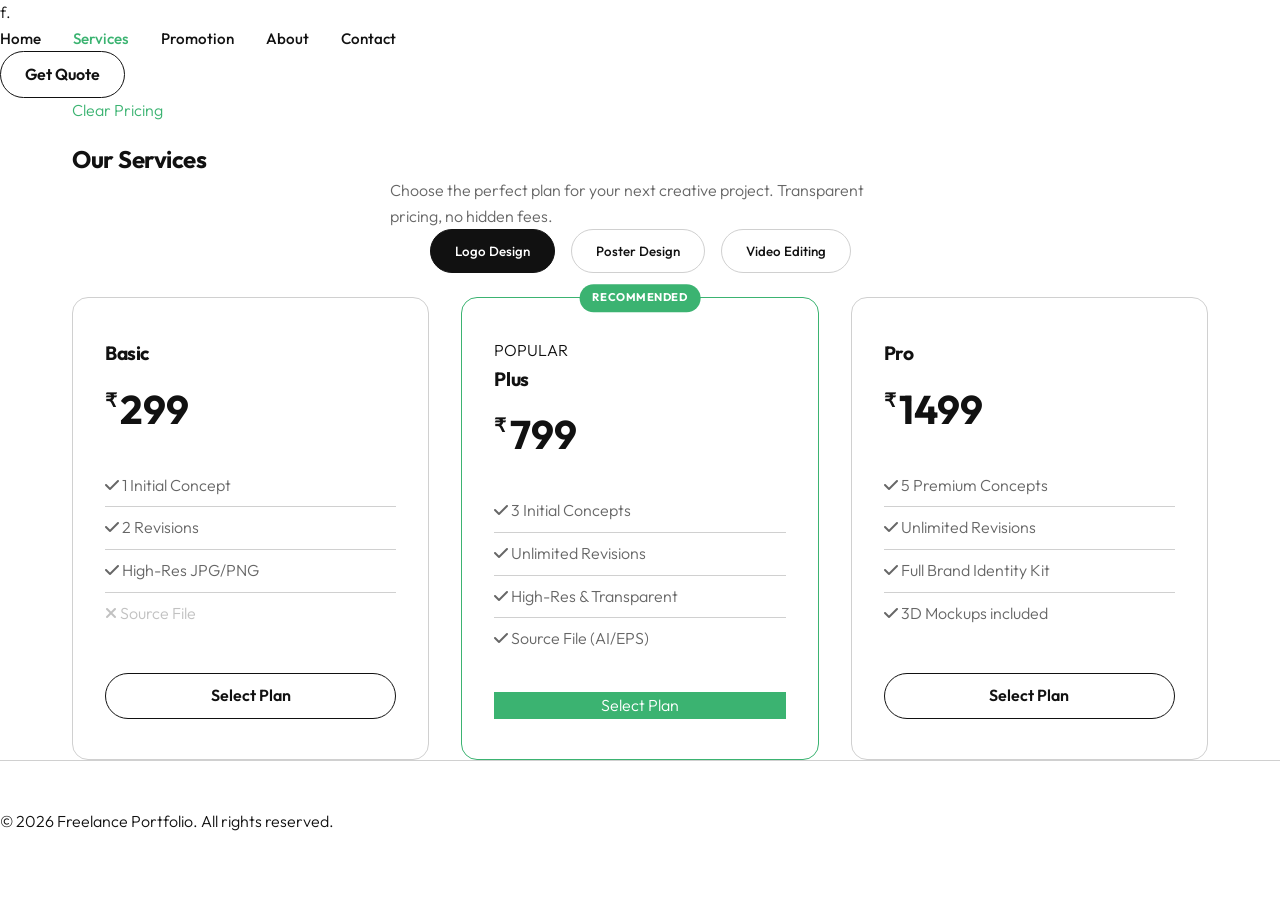
<file: services.html>
<!DOCTYPE html>
<html lang="en">
<head>
    <meta charset="UTF-8">
    <meta name="viewport" content="width=device-width, initial-scale=1.0">
    <title>Services & Pricing Plans | devxign.tech</title>
    <meta name="description" content="Explore transparent and custom pricing plans for Logo Design, Poster Design, Video Editing, and Website Development services at devxign.tech.">
    
    <!-- SEO & Metadata Tags -->
    <link rel="canonical" href="https://devxign.tech/services.html">
    <meta name="robots" content="index, follow">
    
    <!-- Open Graph (Facebook / LinkedIn) -->
    <meta property="og:type" content="website">
    <meta property="og:title" content="Services & Pricing Plans | devxign.tech">
    <meta property="og:description" content="Explore transparent and custom pricing plans for Logo Design, Poster Design, Video Editing, and Website Development services at devxign.tech.">
    <meta property="og:image" content="https://devxign.tech/home%20page%20icons.png">
    <meta property="og:url" content="https://devxign.tech/services.html">
    <meta property="og:site_name" content="devxign.tech">

    <!-- Twitter Card -->
    <meta name="twitter:card" content="summary_large_image">
    <meta name="twitter:title" content="Services & Pricing Plans | devxign.tech">
    <meta name="twitter:description" content="Explore transparent and custom pricing plans for Logo Design, Poster Design, Video Editing, and Website Development services at devxign.tech.">
    <meta name="twitter:image" content="https://devxign.tech/home%20page%20icons.png">

    <!-- Preconnect & DNS-Prefetch for Speed -->
    <link rel="preconnect" href="https://fonts.googleapis.com">
    <link rel="preconnect" href="https://fonts.gstatic.com" crossorigin>
    <link rel="preconnect" href="https://cdnjs.cloudflare.com">
    <link rel="dns-prefetch" href="https://fonts.googleapis.com">
    <link rel="dns-prefetch" href="https://cdnjs.cloudflare.com">

    <link rel="stylesheet" href="styles.css?v=1.3">
    <!-- Font Awesome -->
    <link rel="stylesheet" href="https://cdnjs.cloudflare.com/ajax/libs/font-awesome/6.4.0/css/all.min.css">
    <!-- Outfit Font -->
    <link href="https://fonts.googleapis.com/css2?family=Outfit:wght@300;400;500;600;700;800&display=swap" rel="stylesheet">
</head>
<body>
    <header class="glass-nav">
        <nav>
            <a href="index.html" class="logo">f<span>.</span></a>
            <ul class="nav-links">
                <li><a href="index.html">Home</a></li>
                <li><a href="services.html" class="active">Services</a></li>
                <li><a href="index.html#promotion">Promotion</a></li>
                <li><a href="index.html#about">About</a></li>
                <li><a href="contact.html">Contact</a></li>
            </ul>
            <a href="contact.html" class="btn btn-outline mono">Get Quote</a>
        </nav>
    </header>

    <main>
        <section class="container">
            <div class="page-header">
                <span class="mono" style="color: var(--accent-color); margin-bottom: 1rem; display: block;">Clear Pricing</span>
                <h1>Our Services</h1>
                <p style="color: var(--text-muted); max-width: 500px; margin: 0 auto;">Choose the perfect plan for your next creative project. Transparent pricing, no hidden fees.</p>
            </div>

            <div class="tabs">
                <button class="tab-btn active" data-target="logo-design">Logo Design</button>
                <button class="tab-btn" data-target="poster-design">Poster Design</button>
                <button class="tab-btn" data-target="video-editing">Video Editing</button>
            </div>

            <!-- Logo Design Pricing -->
            <div id="logo-design" class="pricing-grid active">
                <div class="pricing-card glass">
                    <h3 class="plan-name">Basic</h3>
                    <div class="plan-price"><span>₹</span>299</div>
                    <ul class="plan-features">
                        <li><i class="fa-solid fa-check"></i> 1 Initial Concept</li>
                        <li><i class="fa-solid fa-check"></i> 2 Revisions</li>
                        <li><i class="fa-solid fa-check"></i> High-Res JPG/PNG</li>
                        <li style="opacity: 0.4"><i class="fa-solid fa-xmark"></i> Source File</li>
                    </ul>
                    <a href="contact.html?service=logo-basic" class="btn btn-outline" style="text-align: center;">Select Plan</a>
                </div>
                
                <div class="pricing-card glass pro">
                    <div class="pro-badge">POPULAR</div>
                    <h3 class="plan-name">Plus</h3>
                    <div class="plan-price"><span>₹</span>799</div>
                    <ul class="plan-features">
                        <li><i class="fa-solid fa-check"></i> 3 Initial Concepts</li>
                        <li><i class="fa-solid fa-check"></i> Unlimited Revisions</li>
                        <li><i class="fa-solid fa-check"></i> High-Res & Transparent</li>
                        <li><i class="fa-solid fa-check"></i> Source File (AI/EPS)</li>
                    </ul>
                    <a href="contact.html?service=logo-plus" class="btn btn-primary" style="text-align: center;">Select Plan</a>
                </div>

                <div class="pricing-card glass">
                    <h3 class="plan-name">Pro</h3>
                    <div class="plan-price"><span>₹</span>1499</div>
                    <ul class="plan-features">
                        <li><i class="fa-solid fa-check"></i> 5 Premium Concepts</li>
                        <li><i class="fa-solid fa-check"></i> Unlimited Revisions</li>
                        <li><i class="fa-solid fa-check"></i> Full Brand Identity Kit</li>
                        <li><i class="fa-solid fa-check"></i> 3D Mockups included</li>
                    </ul>
                    <a href="contact.html?service=logo-pro" class="btn btn-outline" style="text-align: center;">Select Plan</a>
                </div>
            </div>

            <!-- Poster Design Pricing -->
            <div id="poster-design" class="pricing-grid">
                <div class="pricing-card glass">
                    <h3 class="plan-name">Basic</h3>
                    <div class="plan-price"><span>₹</span>299</div>
                    <ul class="plan-features">
                        <li><i class="fa-solid fa-check"></i> Standard Poster Design</li>
                        <li><i class="fa-solid fa-check"></i> 1 Revision</li>
                        <li><i class="fa-solid fa-check"></i> Print-Ready PDF</li>
                        <li style="opacity: 0.4"><i class="fa-solid fa-xmark"></i> Custom Assets</li>
                    </ul>
                    <a href="contact.html?service=poster-basic" class="btn btn-outline" style="text-align: center;">Select Plan</a>
                </div>
                
                <div class="pricing-card glass pro">
                    <div class="pro-badge">POPULAR</div>
                    <h3 class="plan-name">Plus</h3>
                    <div class="plan-price"><span>₹</span>699</div>
                    <ul class="plan-features">
                        <li><i class="fa-solid fa-check"></i> Premium Poster Design</li>
                        <li><i class="fa-solid fa-check"></i> 3 Revisions</li>
                        <li><i class="fa-solid fa-check"></i> Social Media Kit</li>
                        <li><i class="fa-solid fa-check"></i> Custom Graphics</li>
                    </ul>
                    <a href="contact.html?service=poster-plus" class="btn btn-primary" style="text-align: center;">Select Plan</a>
                </div>

                <div class="pricing-card glass">
                    <h3 class="plan-name">Pro</h3>
                    <div class="plan-price"><span>₹</span>1199</div>
                    <ul class="plan-features">
                        <li><i class="fa-solid fa-check"></i> Campaign Series (Up to 3)</li>
                        <li><i class="fa-solid fa-check"></i> Unlimited Revisions</li>
                        <li><i class="fa-solid fa-check"></i> Source Files</li>
                        <li><i class="fa-solid fa-check"></i> Priority Delivery</li>
                    </ul>
                    <a href="contact.html?service=poster-pro" class="btn btn-outline" style="text-align: center;">Select Plan</a>
                </div>
            </div>

            <!-- Video Editing Pricing -->
            <div id="video-editing" class="pricing-grid">
                <div class="pricing-card glass">
                    <h3 class="plan-name">Basic</h3>
                    <div class="plan-price"><span>₹</span>499</div>
                    <ul class="plan-features">
                        <li><i class="fa-solid fa-check"></i> Up to 60s Video (Reels/Shorts)</li>
                        <li><i class="fa-solid fa-check"></i> Basic Color Correction</li>
                        <li><i class="fa-solid fa-check"></i> Background Music</li>
                        <li style="opacity: 0.4"><i class="fa-solid fa-xmark"></i> Motion Graphics</li>
                    </ul>
                    <a href="contact.html?service=video-basic" class="btn btn-outline" style="text-align: center;">Select Plan</a>
                </div>
                
                <div class="pricing-card glass pro">
                    <div class="pro-badge">POPULAR</div>
                    <h3 class="plan-name">Plus</h3>
                    <div class="plan-price"><span>₹</span>999</div>
                    <ul class="plan-features">
                        <li><i class="fa-solid fa-check"></i> Up to 5 Min Video</li>
                        <li><i class="fa-solid fa-check"></i> Advanced Color Grading</li>
                        <li><i class="fa-solid fa-check"></i> Simple Motion Graphics</li>
                        <li><i class="fa-solid fa-check"></i> Captions/Subtitles</li>
                    </ul>
                    <a href="contact.html?service=video-plus" class="btn btn-primary" style="text-align: center;">Select Plan</a>
                </div>

                <div class="pricing-card glass">
                    <h3 class="plan-name">Pro</h3>
                    <div class="plan-price"><span>₹</span>1499</div>
                    <ul class="plan-features">
                        <li><i class="fa-solid fa-check"></i> Up to 15 Min Video</li>
                        <li><i class="fa-solid fa-check"></i> Premium Transitions & FX</li>
                        <li><i class="fa-solid fa-check"></i> Advanced Audio Mixing</li>
                        <li><i class="fa-solid fa-check"></i> Thumbnail Design Included</li>
                    </ul>
                    <a href="contact.html?service=video-pro" class="btn btn-outline" style="text-align: center;">Select Plan</a>
                </div>
            </div>
        </section>
    </main>

    <footer>
        <p>&copy; 2026 Freelance Portfolio. All rights reserved.</p>
    </footer>

    <script src="script.js?v=1.1"></script>
</body>
</html>
</file>
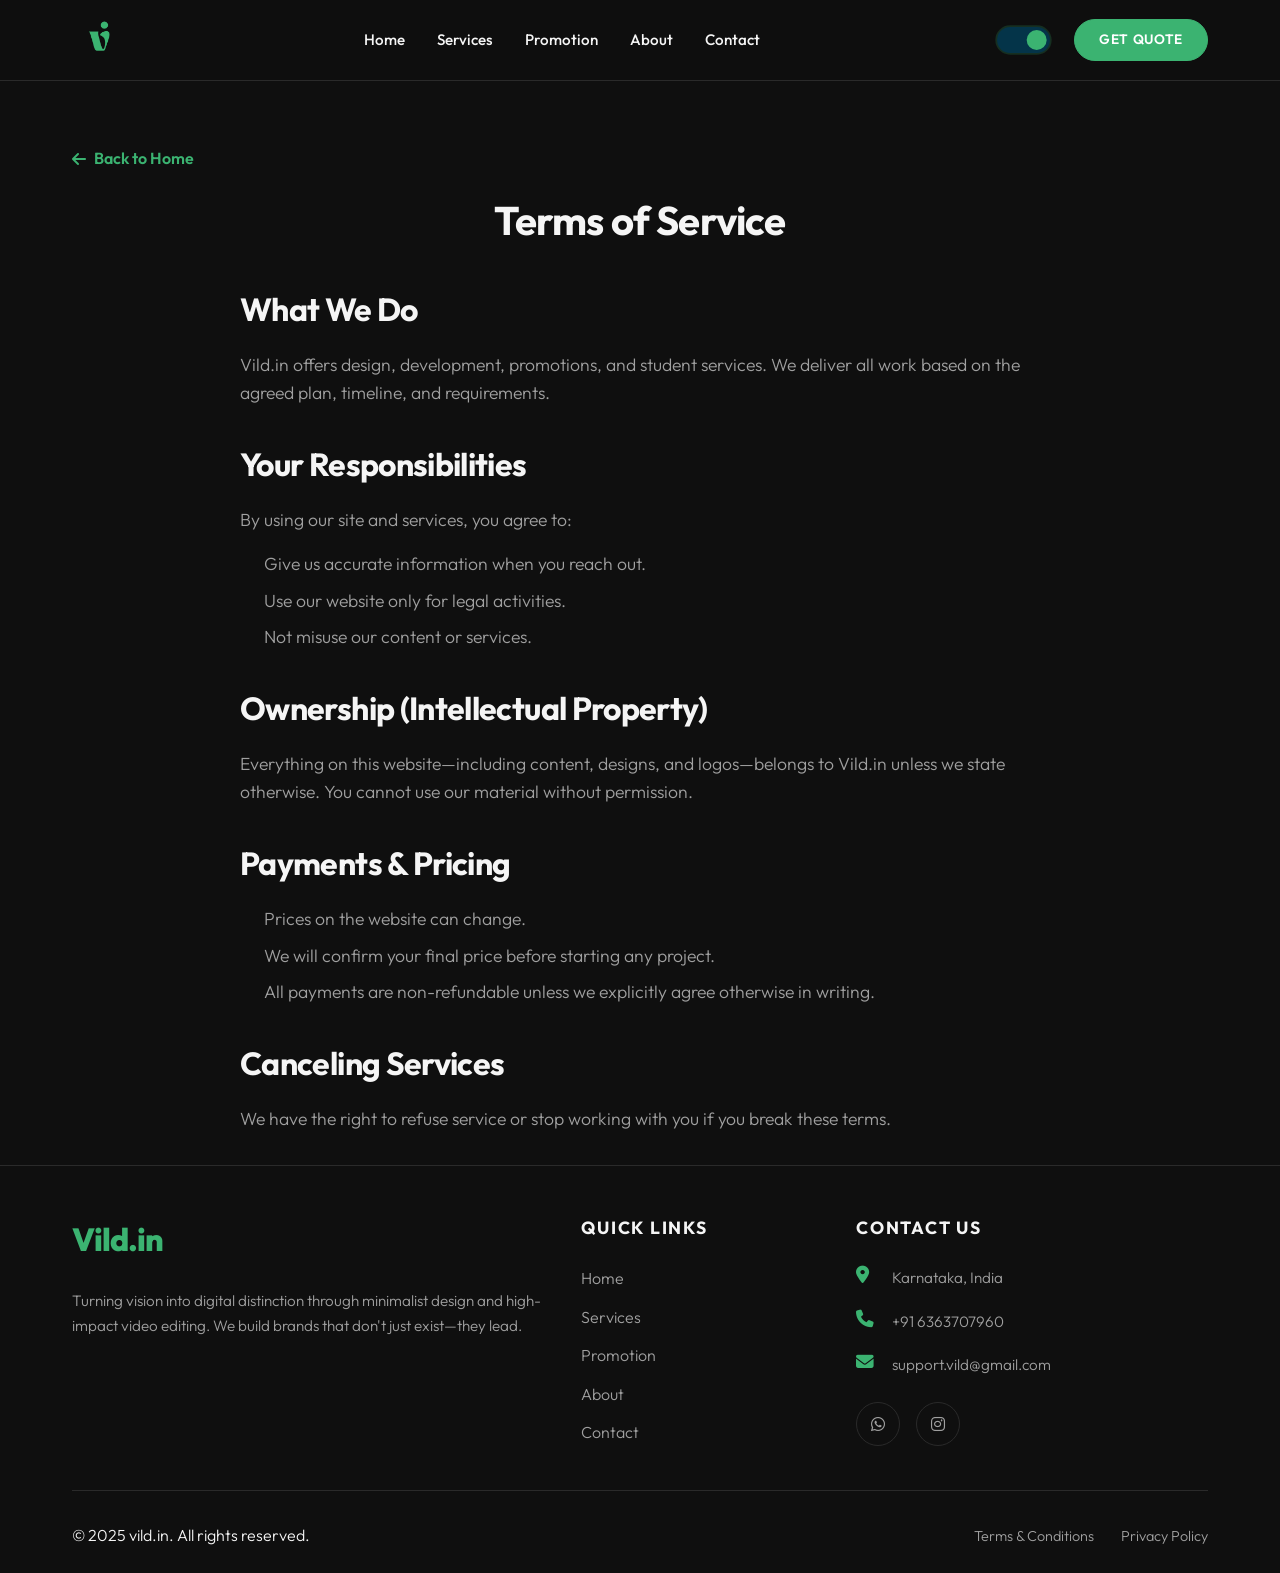
<file: terms.html>
<!DOCTYPE html>
<html lang="en" data-theme="dark">
<head>
    <meta charset="UTF-8">
    <meta name="viewport" content="width=device-width, initial-scale=1.0">
    <title>Terms of Service | devxign.tech</title>
    <meta name="description" content="Read the terms of service and agreement rules when using devxign.tech's premium design and video editing agency services.">
    
    <!-- SEO & Metadata Tags -->
    <link rel="canonical" href="https://devxign.tech/terms.html">
    <meta name="robots" content="index, follow">
    
    <!-- Open Graph (Facebook / LinkedIn) -->
    <meta property="og:type" content="website">
    <meta property="og:title" content="Terms of Service | devxign.tech">
    <meta property="og:description" content="Read the terms of service and agreement rules when using devxign.tech's premium design and video editing agency services.">
    <meta property="og:image" content="https://devxign.tech/Company%20logo.jpeg">
    <meta property="og:url" content="https://devxign.tech/terms.html">
    <meta property="og:site_name" content="devxign.tech">

    <!-- Twitter Card -->
    <meta name="twitter:card" content="summary">
    <meta name="twitter:title" content="Terms of Service | devxign.tech">
    <meta name="twitter:description" content="Read the terms of service and agreement rules when using devxign.tech's premium design and video editing agency services.">
    <meta name="twitter:image" content="https://devxign.tech/Company%20logo.jpeg">

    <!-- Preconnect & DNS-Prefetch for Speed -->
    <link rel="preconnect" href="https://fonts.googleapis.com">
    <link rel="preconnect" href="https://fonts.gstatic.com" crossorigin>
    <link rel="preconnect" href="https://cdnjs.cloudflare.com">
    <link rel="dns-prefetch" href="https://fonts.googleapis.com">
    <link rel="dns-prefetch" href="https://cdnjs.cloudflare.com">

    <link rel="stylesheet" href="styles.css?v=1.3">
    <!-- Font Awesome -->
    <link rel="stylesheet" href="https://cdnjs.cloudflare.com/ajax/libs/font-awesome/6.4.0/css/all.min.css">
    <!-- Outfit Font -->
    <link href="https://fonts.googleapis.com/css2?family=Outfit:wght@300;400;500;600;700;800&display=swap" rel="stylesheet">
    <style>
        .privacy-content {
            max-width: 800px;
            margin: 0 auto;
        }
        .privacy-content h2 {
            font-size: 2rem;
            margin-bottom: 1rem;
            margin-top: 2rem;
        }
        .privacy-content p, .privacy-content ul {
            font-size: 1.1rem;
            color: var(--text-muted);
            line-height: 1.6;
            margin-bottom: 1rem;
        }
        .privacy-content ul {
            padding-left: 1.5rem;
        }
        .privacy-content li {
            margin-bottom: 0.5rem;
        }
    </style>
</head>
<body>
    <header class="navbar">
        <nav class="container">
            <a href="index.html" class="logo"><img src="Company logo.jpeg" alt="Company Logo"></a>
            <ul class="nav-links">
                <li><a href="index.html#home">Home</a></li>
                <li><a href="index.html#services">Services</a></li>
                <li><a href="index.html#promotion">Promotion</a></li>
                <li><a href="index.html#about">About</a></li>
                <li><a href="contact.html">Contact</a></li>
            </ul>
            <div class="nav-actions">
                <label for="theme-toggle" class="theme">
                    <span class="theme__toggle-wrap">
                        <input id="theme-toggle" class="theme__toggle" type="checkbox" role="switch" name="theme" value="dark" checked>
                        <span class="theme__fill"></span>
                        <span class="theme__icon">
                            <span class="theme__icon-part"></span>
                            <span class="theme__icon-part"></span>
                            <span class="theme__icon-part"></span>
                            <span class="theme__icon-part"></span>
                            <span class="theme__icon-part"></span>
                            <span class="theme__icon-part"></span>
                            <span class="theme__icon-part"></span>
                            <span class="theme__icon-part"></span>
                            <span class="theme__icon-part"></span>
                        </span>
                    </span>
                </label>
                <a href="contact.html" class="btn btn-primary btn-pill desktop-only">GET QUOTE</a>
                <button class="mobile-menu-btn" aria-label="Menu">⋯</button>
            </div>
        </nav>
        <div class="mobile-dropdown">
            <ul class="mobile-links">
                <li><a href="index.html#home">Home</a></li>
                <li><a href="index.html#services">Services</a></li>
                <li><a href="index.html#promotion">Promotion</a></li>
                <li><a href="index.html#about">About</a></li>
                <li><a href="contact.html">Contact</a></li>
                <li><a href="contact.html" class="btn btn-primary btn-pill mobile-quote-btn">GET QUOTE</a></li>
            </ul>
        </div>
    </header>

    <main style="padding-top: 130px; min-height: 85vh; width: 100%;">
        <section class="section">
            <div class="container">
                <a href="index.html" style="display: inline-flex; align-items: center; gap: 0.5rem; color: var(--accent-color); text-decoration: none; font-weight: 600; margin-bottom: 1rem; transition: opacity 0.3s ease;" onmouseover="this.style.opacity='0.8'" onmouseout="this.style.opacity='1'">
                    <i class="fa-solid fa-arrow-left"></i> Back to Home
                </a>
                <div class="section-header">
                    <h2>Terms of Service</h2>
                </div>
                <div class="privacy-content">
                    <h2>What We Do</h2>
                    <p>Vild.in offers design, development, promotions, and student services. We deliver all work based on the agreed plan, timeline, and requirements.</p>

                    <h2>Your Responsibilities</h2>
                    <p>By using our site and services, you agree to:</p>
                    <ul>
                        <li>Give us accurate information when you reach out.</li>
                        <li>Use our website only for legal activities.</li>
                        <li>Not misuse our content or services.</li>
                    </ul>

                    <h2>Ownership (Intellectual Property)</h2>
                    <p>Everything on this website—including content, designs, and logos—belongs to Vild.in unless we state otherwise. You cannot use our material without permission.</p>

                    <h2>Payments & Pricing</h2>
                    <ul>
                        <li>Prices on the website can change.</li>
                        <li>We will confirm your final price before starting any project.</li>
                        <li>All payments are non-refundable unless we explicitly agree otherwise in writing.</li>
                    </ul>

                    <h2>Canceling Services</h2>
                    <p>We have the right to refuse service or stop working with you if you break these terms.</p>
                </div>
            </div>
        </section>
    </main>

    <footer>
        <div class="container">
            <div class="footer-grid">
                <div class="footer-col">
                    <div class="footer-logo" style="margin-bottom: 1.5rem;">
                        <span style="font-size: 2rem; font-weight: 800; color: var(--accent-color); letter-spacing: -1px;">Vild.in</span>
                    </div>
                    <p>Turning vision into digital distinction through minimalist design and high-impact video editing. We build brands that don't just exist—they lead.</p>
                </div>
                <div class="footer-col">
                    <h4>Quick Links</h4>
                    <ul class="footer-links">
                        <li><a href="index.html#home">Home</a></li>
                        <li><a href="index.html#services">Services</a></li>
                        <li><a href="index.html#promotion">Promotion</a></li>
                        <li><a href="index.html#about">About</a></li>
                        <li><a href="contact.html">Contact</a></li>
                    </ul>
                </div>

                <div class="footer-col">
                    <h4>Contact Us</h4>
                    <div class="footer-contact-item">
                        <i class="fa-solid fa-location-dot"></i>
                        <span>Karnataka, India</span>
                    </div>
                    <div class="footer-contact-item">
                        <i class="fa-solid fa-phone"></i>
                        <span>+91 6363707960</span>
                    </div>
                    <div class="footer-contact-item">
                        <i class="fa-solid fa-envelope"></i>
                        <span>support.vild@gmail.com</span>
                    </div>
                    <div class="footer-social" style="margin-top: 1.5rem; justify-content: flex-start;">
                        <a href="https://wa.me/916363707960" target="_blank"><i class="fa-brands fa-whatsapp"></i></a>
                        <a href="https://www.instagram.com/vild_in/" target="_blank"><i class="fa-brands fa-instagram"></i></a>
                    </div>
                </div>
            </div>
            <div class="footer-bottom">
                <p>&copy; 2025 vild.in. All rights reserved.</p>
                <div class="footer-legal-bottom">
                    <a href="terms.html" style="color: var(--text-muted); font-size: 0.9rem; margin-right: 1.5rem;">Terms & Conditions</a>
                    <a href="privacy.html" style="color: var(--text-muted); font-size: 0.9rem;">Privacy Policy</a>
                </div>
            </div>
        </div>
    </footer>

    <script src="script.js?v=1.1"></script>
</body>
</html>
</file>
<file: styles.css>
/* styles.css */
@import url('https://fonts.googleapis.com/css2?family=Outfit:wght@300;400;500;600;700;800&display=swap');

:root {
    /* Light Theme (Default) */
    --bg-color: #ffffff;
    --bg-alt: #ffffff;
    --text-main: #111111;
    --text-muted: #666666;
    --accent-color: #3bb371;
    --border-color: #d0d0d0;
    --card-bg: #ffffff;
    --nav-bg: rgba(255, 255, 255, 0.85);
    --shadow: 0 10px 30px rgba(0, 0, 0, 0.05);
    --transDur: 0.5s;
    --primary: var(--accent-color);
    --primaryT: rgba(59, 179, 113, 0.2);
}

[data-theme="dark"] {
    --bg-color: #0f0f0f;
    --bg-alt: #161616;
    --text-main: #f5f5f5;
    --text-muted: #a0a0a0;
    --accent-color: #3bb371;
    --border-color: #2a2a2a;
    --card-bg: #1a1a1a;
    --nav-bg: rgba(15, 15, 15, 0.85);
    --shadow: 0 10px 30px rgba(0, 0, 0, 0.5);
}

* {
    margin: 0;
    padding: 0;
    box-sizing: border-box;
}

html {
    scroll-behavior: smooth;
    scroll-padding-top: 80px; /* Offset for sticky nav */
}

body {
    font-family: 'Outfit', sans-serif;
    font-weight: 300; /* Light thin body text */
    background-color: var(--bg-color);
    color: var(--text-main);
    line-height: 1.6;
    transition: background-color 0.3s ease, color 0.3s ease;
    overflow-x: hidden;
}

/* Keyboard Accessibility Skip Link */
.skip-link {
    position: absolute;
    top: -100px;
    left: 0;
    background: var(--accent-color);
    color: #ffffff;
    padding: 1rem 1.5rem;
    z-index: 10000;
    font-weight: 600;
    text-decoration: none;
    transition: top 0.2s ease;
    border-bottom-right-radius: 8px;
}
.skip-link:focus {
    top: 0;
    outline: 2px solid var(--text-main);
}

/* Interactive Touch Target Accessibility */
.footer-social a, .floating-wa, .mobile-menu-btn, .tab-btn {
    min-width: 44px;
    min-height: 44px;
    display: inline-flex;
    align-items: center;
    justify-content: center;
}

h1, h2, h3, h4, h5, h6 {
    font-weight: 700; /* Bold headings */
    color: var(--text-main);
    letter-spacing: -0.02em;
}

a {
    text-decoration: none;
    color: inherit;
}

ul {
    list-style: none;
}

.container {
    max-width: 1200px;
    width: 100%;
    margin: 0 auto;
    padding: 0 2rem;
}

.section {
    padding: 1rem 0;
    width: 100%;
    min-height: auto;
    display: flex;
    flex-direction: column;
    justify-content: center;
}

/* Scroll Animations */
.section-scroll {
    opacity: 0;
    transform: translateY(40px);
    transition: opacity 0.8s ease-out, transform 0.8s ease-out;
}

.section-scroll.visible {
    opacity: 1;
    transform: translateY(0);
}

/* Navbar */
.navbar {
    position: fixed;
    top: 0;
    width: 100%;
    background-color: var(--nav-bg);
    backdrop-filter: blur(10px);
    -webkit-backdrop-filter: blur(10px);
    z-index: 1000;
    border-bottom: 1px solid var(--border-color);
    transition: background-color 0.3s ease;
}

.navbar .container {
    display: flex;
    justify-content: space-between;
    align-items: center;
    height: 80px;
}

.logo {
    display: flex;
    align-items: center;
}

.logo img {
    height: 55px;
    width: auto;
}

.nav-links {
    display: flex;
    gap: 2rem;
}

.nav-links a {
    font-weight: 500;
    font-size: 0.95rem;
    transition: color 0.3s ease;
}

.nav-links a:hover, .nav-links a.active {
    color: var(--accent-color);
}

.nav-actions {
    display: flex;
    align-items: center;
    gap: 1.5rem;
}

.theme {
    display: flex;
    align-items: center;
    -webkit-tap-highlight-color: transparent;
}

.theme__fill,
.theme__icon {
    transition: 0.3s;
}

.theme__fill {
    display: none; /* Disabling the full screen blend mode as it might break existing layout */
}

.theme__icon,
.theme__toggle {
    z-index: 1;
}

.theme__icon,
.theme__icon-part {
    position: absolute;
}

.theme__icon {
    display: block;
    top: 0.4em;
    left: 0.4em;
    width: 1.5em;
    height: 1.5em;
    pointer-events: none;
}

.theme__icon-part {
    border-radius: 50%;
    box-shadow: 0.4em -0.4em 0 0.5em hsl(0,0%,100%) inset;
    top: calc(50% - 0.5em);
    left: calc(50% - 0.5em);
    width: 1em;
    height: 1em;
    transition: box-shadow var(--transDur) ease-in-out,
                opacity var(--transDur) ease-in-out,
                transform var(--transDur) ease-in-out;
    transform: scale(0.5);
}

.theme__icon-part ~ .theme__icon-part {
    background-color: hsl(0,0%,100%);
    border-radius: 0.05em;
    top: 50%;
    left: calc(50% - 0.05em);
    transform: rotate(0deg) translateY(0.5em);
    transform-origin: 50% 0;
    width: 0.1em;
    height: 0.2em;
}

.theme__icon-part:nth-child(3) { transform: rotate(45deg) translateY(0.45em); }
.theme__icon-part:nth-child(4) { transform: rotate(90deg) translateY(0.45em); }
.theme__icon-part:nth-child(5) { transform: rotate(135deg) translateY(0.45em); }
.theme__icon-part:nth-child(6) { transform: rotate(180deg) translateY(0.45em); }
.theme__icon-part:nth-child(7) { transform: rotate(225deg) translateY(0.45em); }
.theme__icon-part:nth-child(8) { transform: rotate(270deg) translateY(0.5em); }
.theme__icon-part:nth-child(9) { transform: rotate(315deg) translateY(0.5em); }

.theme__toggle {
    background-color: #000;
    border-radius: 1.5em;
    box-shadow: 0 0 0 0.125em var(--primaryT);
    padding: 0.25em;
    width: 4em;
    height: 2em;
    -webkit-appearance: none;
    appearance: none;
    transition: background-color var(--transDur) ease-in-out,
                box-shadow 0.15s ease-in-out,
                transform var(--transDur) ease-in-out;
    cursor: pointer;
    position: relative;
}

.theme__toggle:before {
    background-color: #fff;
    border-radius: 50%;
    content: "";
    width: 1.5em;
    height: 1.5em;
    display: block;
    transition: 0.3s;
}

.theme__toggle:focus {
    box-shadow: 0 0 0 0.125em var(--primary);
    outline: transparent;
}

.theme__toggle:checked {
    background-color: hsl(198,90%,15%);
}

.theme__toggle:checked:before {
    transform: translateX(2em);
    background-color: var(--accent-color);
}

.theme__toggle:checked ~ .theme__icon {
    transform: translateX(2em);
}

.theme__toggle:checked ~ .theme__icon .theme__icon-part:nth-child(1) {
    opacity: 0;
}

.theme__toggle:checked ~ .theme__icon .theme__icon-part ~ .theme__icon-part {
    opacity: 0;
}

.theme__toggle-wrap {
    position: relative;
    display: flex;
    align-items: center;
}

.btn {
    display: inline-block;
    border: none;
    cursor: pointer;
    font-family: 'Outfit', sans-serif;
}

.btn-pill {
    padding: 0.6rem 1.5rem;
    border-radius: 50px;
    font-weight: 600;
    font-size: 0.85rem;
    letter-spacing: 0.05em;
    transition: all 0.3s ease;
}

.btn-primary {
    background-color: var(--accent-color);
    color: #fff;
    border: 1px solid var(--accent-color);
}

.btn-primary:hover {
    background-color: transparent;
    color: var(--accent-color);
}

.btn-outline {
    background-color: transparent;
    color: var(--text-main);
    border: 1px solid var(--text-main);
    padding: 0.6rem 1.5rem;
    border-radius: 50px;
    font-weight: 600;
    transition: all 0.3s ease;
}

.btn-outline:hover {
    background-color: var(--text-main);
    color: var(--bg-color);
}

.mobile-menu-btn {
    display: none;
    background: none;
    border: none;
    color: var(--text-main);
    font-size: 1.5rem;
    font-weight: bold;
    cursor: pointer;
}

.mobile-dropdown {
    position: absolute;
    top: 80px;
    left: 0;
    width: 100%;
    background-color: var(--card-bg);
    border-bottom: 1px solid var(--border-color);
    overflow: hidden;
    max-height: 0;
    transition: max-height 0.4s cubic-bezier(0.16, 1, 0.3, 1);
    box-shadow: 0 10px 15px rgba(0,0,0,0.05);
}

.mobile-dropdown.open {
    max-height: 400px;
}

.mobile-links {
    padding: 1rem 2rem 2rem;
    display: flex;
    flex-direction: column;
    gap: 1.5rem;
}

.mobile-links a {
    font-size: 1.1rem;
    font-weight: 500;
}

.desktop-only {
    display: inline-block;
}

.mobile-quote-btn {
    display: none;
}

/* Hero Section */
.hero {
    min-height: auto;
    display: flex;
    flex-direction: column;
    align-items: center;
    justify-content: center;
    text-align: center;
    padding: 130px 0 2rem;
}

.hero-content {
    display: flex;
    flex-direction: column;
    align-items: center;
    gap: 0.5rem;
    width: 100%;
}

.hero-title {
    font-size: clamp(1.8rem, 6vw, 4.5rem);
    line-height: 1.2;
    max-width: 900px;
    margin: 0 auto;
    margin-bottom: 0;
}

/* Fade-in-up animation */
.fade-in-up {
    animation: fadeInUp 1.5s ease-out forwards;
    opacity: 0;
}

@keyframes fadeInUp {
    from { opacity: 0; transform: translateY(30px); }
    to { opacity: 1; transform: translateY(0); }
}

/* SVG Illustrations Styling */
.hero-illustration, .services-illustration, .promotion-illustration, .contact-illustration-svg {
    display: flex;
    justify-content: center;
    margin: 0;
}

.anim-svg {
    width: 100%;
    max-width: 300px;
    height: auto;
}

.services-icon-img {
    width: 100%;
    max-width: 450px;
    height: auto;
    aspect-ratio: 1 / 1;
    margin: -140px auto -140px;
    pointer-events: none;
    position: relative;
    z-index: 1;
}

.hero-icon-img {
    width: 100%;
    max-width: 550px;
    height: auto;
    aspect-ratio: 1 / 1;
    margin: -80px auto 0;
    transition: filter 0.3s ease;
    filter: drop-shadow(0 0 50px rgba(59, 179, 113, 0.25));
}

.hero {
    /* Spotlight effect behind the hero content */
    background: radial-gradient(circle at center, rgba(59, 179, 113, 0.05) 0%, transparent 70%);
}

[data-theme="dark"] .hero-icon-img {
    /* Slight brightness boost for dark mode specifically */
    filter: drop-shadow(0 0 50px rgba(59, 179, 113, 0.35)) brightness(1.1);
}

/* Theme-specific visibility */
.light-only {
    display: none;
}

[data-theme="light"] .light-only {
    display: block;
}

[data-theme="light"] .dark-only {
    display: none;
}

.laptop-float, .tools-float, .graph-float, .desk-float {
    animation: float 4s ease-in-out infinite;
}

@keyframes float {
    0% { transform: translateY(0px); }
    50% { transform: translateY(-15px); }
    100% { transform: translateY(0px); }
}

/* Services */
.section-header {
    text-align: center;
    margin-bottom: 1rem;
}

.section-header h2 {
    font-size: 2.5rem;
    margin-bottom: 1rem;
}

.section-header p {
    color: var(--text-muted);
    font-size: 1.1rem;
}

.tabs {
    display: flex;
    justify-content: center;
    flex-wrap: wrap;
    gap: 1rem;
    margin-bottom: 1.5rem;
    position: relative;
    z-index: 10; /* Ensures buttons are above the image */
}

.tab-btn {
    background: transparent;
    border: 1px solid var(--border-color);
    padding: 0.6rem 1.5rem;
    border-radius: 50px;
    color: var(--text-main);
    font-family: 'Outfit', sans-serif;
    font-weight: 500;
    cursor: pointer;
    transition: all 0.3s ease;
}

.tab-btn:hover, .tab-btn.active {
    background: var(--text-main);
    color: var(--bg-color);
    border-color: var(--text-main);
}

.pricing-grid {
    display: none;
    grid-template-columns: repeat(auto-fit, minmax(280px, 1fr));
    gap: 2rem;
    animation: fadeInTab 0.5s ease;
}

@media (min-width: 1024px) {
    .pricing-grid.active {
        grid-template-columns: repeat(3, 1fr);
    }
}

.pricing-grid.active {
    display: grid;
}

@keyframes fadeInTab {
    from { opacity: 0; transform: translateY(10px); }
    to { opacity: 1; transform: translateY(0); }
}

.pricing-card {
    background: var(--card-bg);
    border: 1px solid var(--border-color);
    border-radius: 16px;
    padding: 2.5rem 2rem;
    transition: transform 0.3s ease, box-shadow 0.3s ease;
    display: flex;
    flex-direction: column;
}

.pricing-card:hover {
    transform: translateY(-10px);
    box-shadow: 0 20px 40px rgba(59, 179, 113, 0.15);
    border-color: var(--accent-color);
}

.pricing-card.pro {
    border-color: var(--accent-color);
    position: relative;
}

.pricing-card.pro::before {
    content: 'RECOMMENDED';
    position: absolute;
    top: 0;
    left: 50%;
    transform: translate(-50%, -50%);
    background: var(--accent-color);
    color: #fff;
    font-size: 0.7rem;
    font-weight: 700;
    padding: 0.3rem 0.8rem;
    border-radius: 50px;
    letter-spacing: 0.05em;
}

.plan-name {
    font-size: 1.2rem;
    margin-bottom: 0.5rem;
}

.price-start {
    font-size: 0.9rem;
    color: var(--text-muted);
    font-weight: 500;
}

.plan-price {
    font-size: 2.5rem;
    font-weight: 700;
    margin-bottom: 1.5rem;
    display: flex;
    align-items: flex-start;
}

.plan-price span {
    font-size: 1.2rem;
    margin-top: 0.5rem;
    margin-right: 0.2rem;
}

.plan-features {
    margin-bottom: 2rem;
    flex-grow: 1;
}

.plan-features li {
    padding: 0.5rem 0;
    color: var(--text-muted);
    border-bottom: 1px solid var(--border-color);
}

.plan-features li:last-child {
    border-bottom: none;
}

/* Special Boxes under Poster */
.special-boxes-container {
    margin-top: 4rem;
    grid-column: 1 / -1;
}

.special-heading {
    text-align: center;
    font-size: 1.8rem;
    margin-bottom: 2rem;
}

.special-boxes {
    display: grid;
    grid-template-columns: repeat(auto-fit, minmax(250px, 1fr));
    gap: 1.5rem;
}

.special-box {
    background: var(--card-bg);
    border: 1px solid var(--border-color);
    border-radius: 12px;
    padding: 2rem;
    transition: transform 0.3s ease;
}

.special-box:hover {
    transform: translateY(-5px);
    box-shadow: 0 15px 30px rgba(59, 179, 113, 0.1);
    border-color: var(--accent-color);
}

.special-box h4 {
    font-size: 1.2rem;
    margin-bottom: 0.5rem;
}

.price-range {
    color: var(--accent-color);
    font-weight: 600;
    margin-bottom: 1rem;
    font-size: 1.1rem;
}

.special-box ul {
    margin-bottom: 1.5rem;
}

.special-box li {
    font-size: 0.9rem;
    color: var(--text-muted);
    margin-bottom: 0.5rem;
}

.box-link {
    color: var(--accent-color);
    font-weight: 600;
    font-size: 0.9rem;
}

.box-link:hover {
    text-decoration: underline;
}

/* Promotion Section */
.promotion {
    background-color: var(--bg-alt);
}

.features-row {
    display: grid;
    grid-template-columns: repeat(auto-fit, minmax(200px, 1fr));
    gap: 2rem;
    margin: 3rem 0;
    text-align: center;
}

.feature-icon-box i {
    font-size: 2rem;
    color: var(--accent-color);
    margin-bottom: 1rem;
}

.feature-icon-box h4 {
    font-size: 1.1rem;
    margin-bottom: 0.5rem;
}

.feature-icon-box p {
    font-size: 0.9rem;
    color: var(--text-muted);
}

.promo-cards-row {
    display: grid;
    grid-template-columns: repeat(auto-fit, minmax(280px, 1fr));
    gap: 2rem;
    margin-top: 4rem;
}

.promo-card {
    background: var(--card-bg);
    border: 1px solid var(--border-color);
    border-radius: 16px;
    padding: 3rem 2rem;
}

.promo-card h3 {
    font-size: 1.5rem;
    margin-bottom: 0.5rem;
}

.promo-price {
    font-size: 1.2rem;
    color: var(--accent-color);
    font-weight: 600;
    margin-bottom: 1.5rem;
}

.promo-card ul {
    margin-bottom: 2rem;
}

.promo-card li {
    margin-bottom: 0.8rem;
    color: var(--text-muted);
}

/* Contact Section */
.contact-container {
    display: flex;
    justify-content: center;
    align-items: center;
    gap: 8rem;
    flex-wrap: wrap;
}

.contact-left {
    display: flex;
    justify-content: center;
    flex: 1 1 400px;
}

.contact-icon-img {
    width: 100%;
    max-width: 450px;
    height: auto;
    aspect-ratio: 1 / 1;
}

.contact-right {
    display: flex;
    justify-content: center;
    flex: 1 1 450px;
    width: 100%;
}

.contact-form {
    background-color: var(--card-bg);
    padding: 2.5rem;
    border-radius: 24px;
    box-shadow: 0 30px 60px rgba(0, 0, 0, 0.08);
    border: 1px solid var(--border-color);
    width: 100%;
    max-width: 650px;
}

.contact-form h2 {
    margin-bottom: 1.2rem;
    font-size: 2rem;
}

.form-group {
    margin-bottom: 1rem;
}

.form-group input, .form-group select, .form-group textarea {
    width: 100%;
    padding: 0.7rem 1rem;
    border: 1px solid var(--border-color);
    border-radius: 8px;
    background: var(--bg-alt);
    color: var(--text-main);
    font-family: 'Outfit', sans-serif;
    font-size: 1rem;
    transition: border-color 0.3s ease;
}

.form-group input:focus, .form-group select:focus, .form-group textarea:focus {
    outline: none;
    border-color: var(--accent-color);
}

.submit-btn {
    width: 100%;
    padding: 1rem;
    border-radius: 8px;
    font-size: 1.1rem;
    cursor: pointer;
}

.contact-links {
    margin-top: 2rem;
    display: flex;
    gap: 1.5rem;
    justify-content: center;
}

.contact-links a {
    display: flex;
    align-items: center;
    gap: 0.5rem;
    color: var(--text-muted);
    font-weight: 500;
    transition: color 0.3s ease;
}

.contact-links a:hover {
    color: var(--accent-color);
}

/* Footer Redesign */
footer {
    background-color: var(--bg-color);
    padding: 3rem 0 1.5rem;
    border-top: 1px solid var(--border-color);
}

.footer-grid {
    display: grid;
    grid-template-columns: 2fr 1fr 1.5fr;
    gap: 2.5rem;
    margin-bottom: 2rem;
}

.footer-col h4 {
    font-size: 1.1rem;
    margin-bottom: 1.5rem;
    color: var(--text-main);
    text-transform: uppercase;
    letter-spacing: 0.1em;
}

.footer-col p {
    color: var(--text-muted);
    font-size: 0.95rem;
    line-height: 1.6;
    margin-bottom: 1rem;
}

.footer-links {
    list-style: none;
    padding: 0;
}

.footer-links li {
    margin-bottom: 0.8rem;
}

.footer-links a {
    color: var(--text-muted);
    transition: all 0.3s ease;
    display: inline-block;
}

.footer-links a:hover {
    color: var(--accent-color);
    padding-left: 5px;
}

.footer-contact-item {
    display: flex;
    gap: 1rem;
    margin-bottom: 1.2rem;
    color: var(--text-muted);
    font-size: 0.95rem;
}

.footer-contact-item i {
    color: var(--accent-color);
    font-size: 1.1rem;
    width: 20px;
}

.footer-bottom {
    padding-top: 2rem;
    border-top: 1px solid var(--border-color);
    display: flex;
    justify-content: space-between;
    align-items: center;
    flex-wrap: wrap;
    gap: 1.5rem;
}

.footer-social {
    display: flex;
    gap: 1rem;
}

.footer-social a {
    width: 38px;
    height: 38px;
    border-radius: 50%;
    background: transparent;
    border: 1px solid var(--border-color);
    display: flex;
    align-items: center;
    justify-content: center;
    color: var(--text-muted);
    transition: all 0.3s ease;
}

.footer-social a:hover {
    background: var(--accent-color);
    color: white;
    border-color: var(--accent-color);
    transform: translateY(-3px);
}

@media (max-width: 992px) {
    .footer-grid {
        grid-template-columns: 1fr 1fr;
        gap: 3rem;
    }
}

@media (max-width: 600px) {
    .footer-grid {
        grid-template-columns: 1fr;
        gap: 2.5rem;
    }
    .footer-bottom {
        flex-direction: column;
        text-align: center;
    }
}

/* Responsive Overrides */
@media (max-width: 992px) {
    .contact-container {
        grid-template-columns: 1fr;
    }
}

@media (max-width: 768px) {
    .nav-links, .desktop-only {
        display: none;
    }
    .mobile-menu-btn {
        display: block;
    }
    .mobile-quote-btn {
        display: inline-block;
        text-align: center;
    }
    .promo-cards-row {
        grid-template-columns: 1fr;
    }
    .footer-content {
        flex-direction: column;
        text-align: center;
    }
    .floating-wa {
        width: 50px;
        height: 50px;
        font-size: 1.8rem;
        bottom: 20px;
        right: 20px;
    }
    .hero {
        padding: 100px 0 1rem;
    }
    .section {
        padding: 2rem 0;
    }
    .contact-container {
        gap: 3rem;
    }
}

/* Floating WhatsApp Button */
.floating-wa {
    position: fixed;
    bottom: 30px;
    right: 30px;
    background-color: #25d366;
    color: white;
    width: 60px;
    height: 60px;
    border-radius: 50%;
    display: flex;
    align-items: center;
    justify-content: center;
    font-size: 2rem;
    box-shadow: 0 4px 15px rgba(37, 211, 102, 0.4);
    z-index: 1000;
    transition: transform 0.3s ease, box-shadow 0.3s ease;
}

.floating-wa:hover {
    transform: translateY(-5px) scale(1.05);
    box-shadow: 0 6px 20px rgba(37, 211, 102, 0.6);
    color: white;
}
/* Offer Popup Styling */
.popup-overlay {
    position: fixed;
    top: 0;
    left: 0;
    width: 100%;
    height: 100%;
    background: rgba(0, 0, 0, 0.7);
    backdrop-filter: blur(8px);
    display: none;
    justify-content: center;
    align-items: center;
    z-index: 9999;
    opacity: 0;
    transition: opacity 0.4s ease;
}

.popup-overlay.show {
    display: flex;
    opacity: 1;
}

.popup-content {
    background: var(--card-bg);
    border: 1px solid var(--accent-color);
    padding: 3rem 2.5rem;
    border-radius: 24px;
    max-width: 450px;
    width: 90%;
    position: relative;
    text-align: center;
    box-shadow: 0 30px 60px rgba(0,0,0,0.3);
    transform: scale(0.9) translateY(30px);
    transition: transform 0.5s cubic-bezier(0.16, 1, 0.3, 1);
}

.popup-overlay.show .popup-content {
    transform: scale(1) translateY(0);
}

.popup-close {
    position: absolute;
    top: 20px;
    right: 20px;
    background: transparent;
    border: none;
    color: var(--text-muted);
    font-size: 1.5rem;
    cursor: pointer;
    transition: all 0.3s ease;
    width: 32px;
    height: 32px;
    display: flex;
    align-items: center;
    justify-content: center;
    border-radius: 50%;
}

.popup-close:hover {
    color: var(--accent-color);
    background: rgba(59, 179, 113, 0.1);
    transform: rotate(90deg);
}

.popup-header {
    margin-bottom: 1.5rem;
}

.popup-header i {
    font-size: 3.5rem;
    color: var(--accent-color);
    margin-bottom: 1rem;
    display: block;
}

.popup-header h3 {
    font-size: 2rem;
    color: var(--text-main);
    margin: 0;
}

.popup-content p {
    color: var(--text-muted);
    font-size: 1.1rem;
    margin-bottom: 2rem;
    line-height: 1.6;
}

.popup-content strong {
    color: var(--accent-color);
    font-weight: 700;
}

/* Custom scroll offset for fixed header compatibility */
section, .section {
    scroll-margin-top: 85px;
}

/* Enhanced Mobile Spacing & Layout Overrides */
@media (max-width: 768px) {
    /* Prevent title and layout cutting behind the fixed navbar on all pages */
    main#main-content {
        padding-top: 80px !important;
        display: block !important;
        min-height: auto !important;
    }
    
    /* Reduce global section padding on mobile to eliminate huge gaps */
    section, .section {
        padding: 1.5rem 0 !important;
    }
    
    /* Ensure the home hero section handles fixed navbar height gracefully with a 1.5 inch (144px) total top gap */
    .hero {
        padding: 64px 0 1.5rem !important;
    }
    
    /* Optimize illustration sizes and negative margins on mobile to close up massive spacing gaps */
    .hero-icon-img {
        margin: -20px auto 0 !important;
        max-width: 280px !important;
    }
    
    .services-icon-img {
        margin: -40px auto -40px !important;
        max-width: 260px !important;
    }
    
    /* Compress section header and content margins on mobile to eliminate huge empty gaps */
    .section-header {
        margin-bottom: 1rem !important;
    }
    
    .section-header h2 {
        font-size: 2rem !important;
    }

    .tabs {
        gap: 0.5rem !important;
        margin-bottom: 2rem !important;
        padding: 0 0.5rem;
    }
    
    .tab-btn {
        padding: 0.5rem 1rem !important;
        font-size: 0.85rem !important;
        flex: 1 1 calc(50% - 0.5rem); /* two buttons per row on mobile */
        text-align: center;
    }
    
    .features-row {
        margin: 1.5rem 0 !important;
        gap: 1.5rem !important;
    }
    
    .promo-cards-row {
        margin-top: 2rem !important;
        gap: 1.5rem !important;
    }
    
    .special-boxes-container {
        margin-top: 2.2rem !important;
    }
    
    .special-heading {
        font-size: 1.4rem !important;
        margin-bottom: 1.5rem !important;
    }
    
    /* Fix margins on contact pages to optimize small viewports */
    .contact-container {
        gap: 2rem !important;
        padding: 0 1.5rem !important;
    }
    
    .contact-left {
        margin-bottom: 0 !important;
        width: 100%;
    }
    
    .contact-icon-img {
        max-width: 260px !important;
        height: auto !important;
    }
    
    .contact-right {
        width: 100%;
    }
    
    .contact-form {
        padding: 1.8rem !important;
        border-radius: 16px !important;
    }

    /* Footer Responsive Alignment */
    .footer-col {
        text-align: center !important;
    }

    .footer-logo {
        display: flex;
        justify-content: center;
        margin-bottom: 1rem !important;
    }

    .footer-contact-item {
        justify-content: center;
    }

    .footer-social {
        justify-content: center !important;
        margin-top: 1rem !important;
    }

    .footer-bottom {
        flex-direction: column !important;
        text-align: center !important;
        gap: 1rem !important;
    }

    .footer-legal-bottom {
        display: flex;
        justify-content: center;
        gap: 1.5rem;
    }
}

@media (max-width: 480px) {
    .container {
        padding: 0 1rem !important;
    }

    .hero-title {
        font-size: 1.8rem !important;
        padding: 0 0.5rem;
    }

    .tab-btn {
        flex: 1 1 100%; /* stack tab buttons fully on very small screens */
    }

    .pricing-grid {
        grid-template-columns: 1fr !important;
        gap: 1.5rem !important;
    }

    .pricing-card {
        padding: 2rem 1.5rem !important;
    }

    .special-boxes {
        grid-template-columns: 1fr !important;
        gap: 1rem !important;
    }

    .contact-form {
        padding: 1.5rem 1.2rem !important;
    }

    .footer-legal-bottom {
        flex-direction: column;
        gap: 0.5rem;
    }

    .footer-legal-bottom a {
        margin-right: 0 !important;
    }
}
</file>
